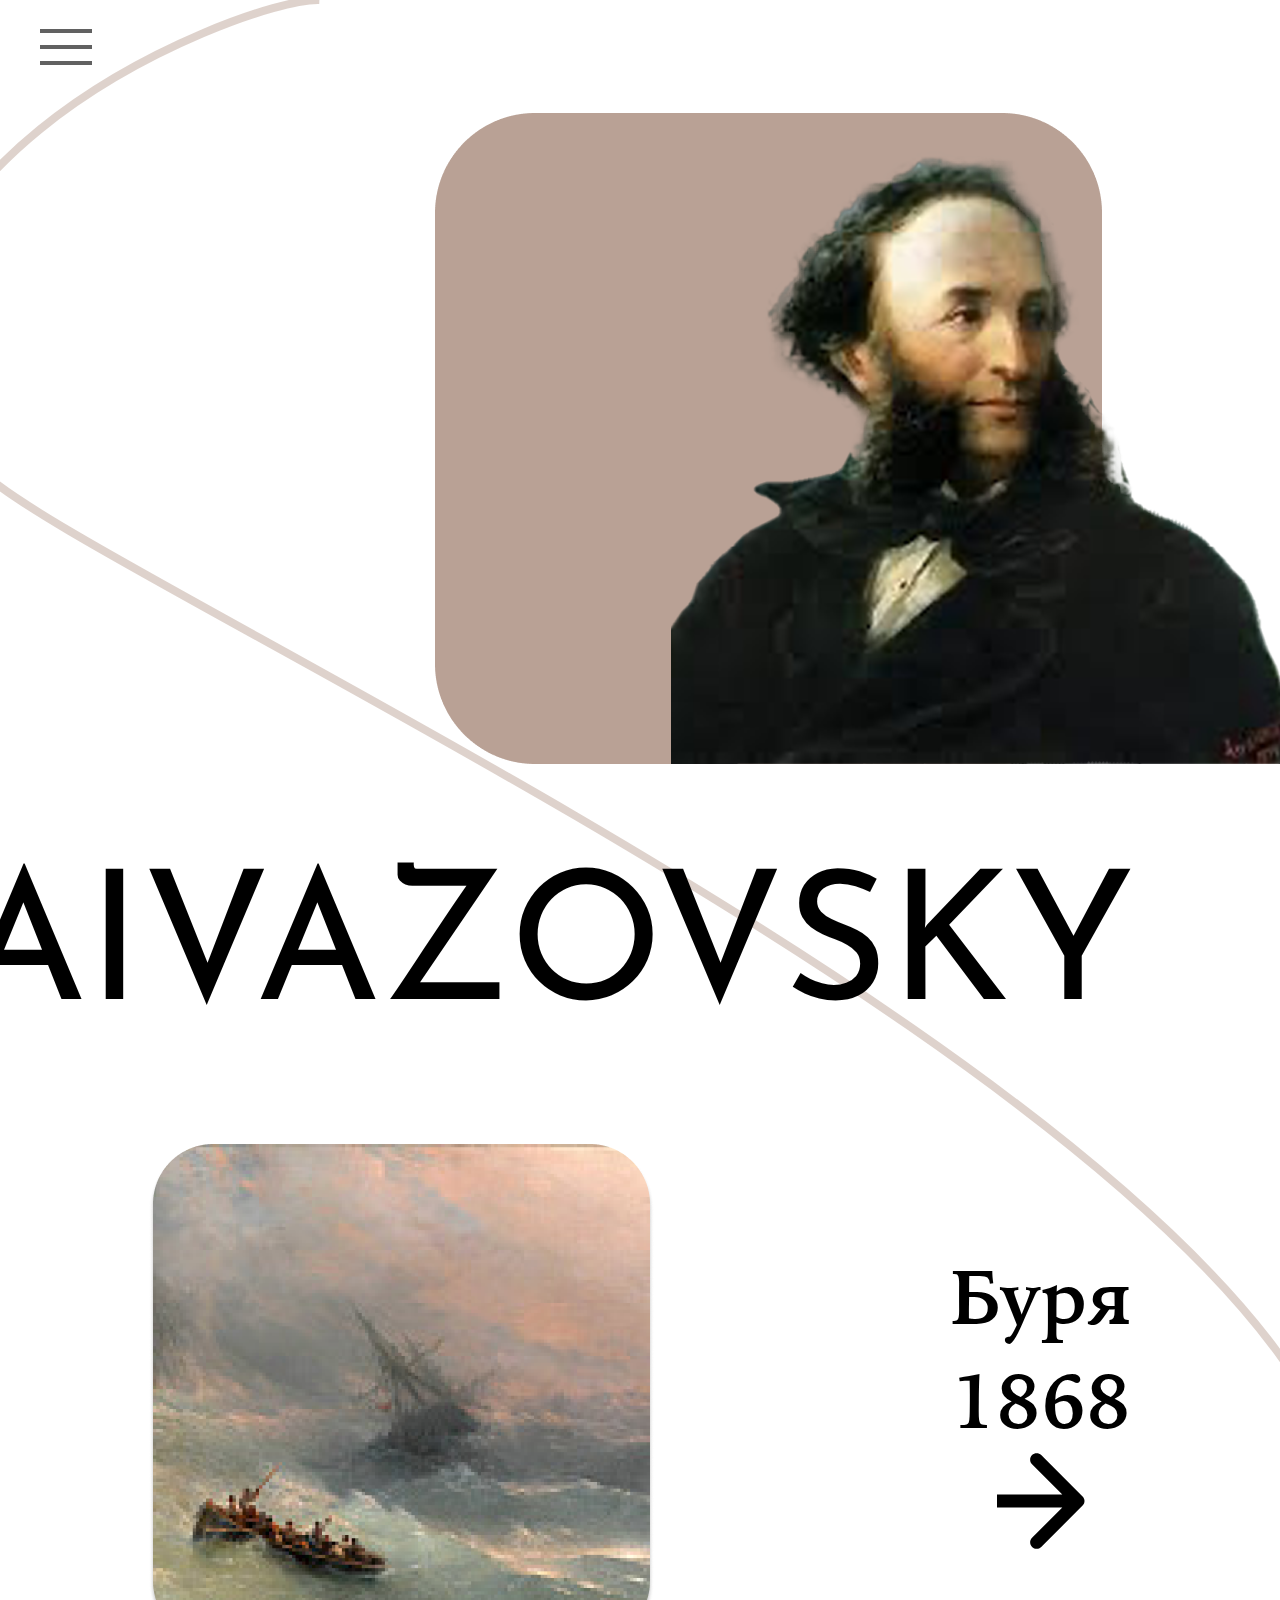
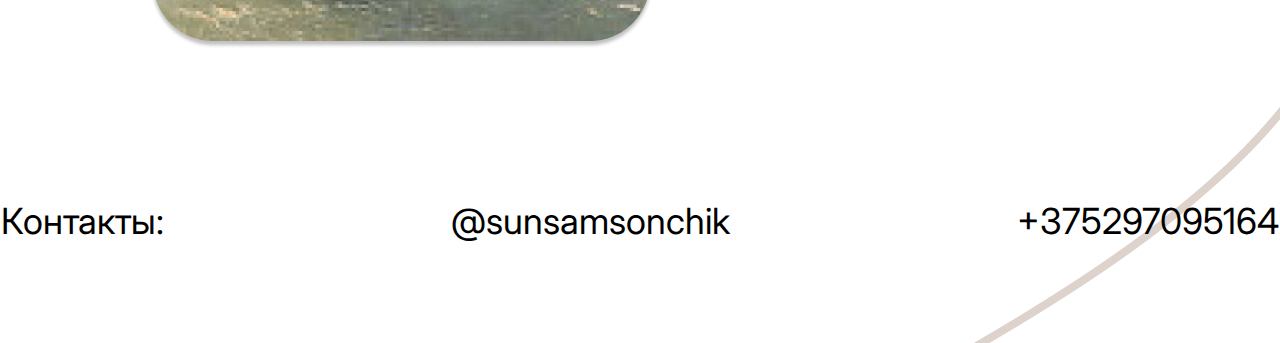
<file: minimalism-css/index.html>
<html lang="ru">
  <head>
    <meta charset="UTF-8" />
    <meta http-equiv="X-UA-Compatible" content="IE=edge" />
    <meta name="viewport" content="width=device-width, initial-scale=1.0" />
    <title>Document</title>

    <link rel="stylesheet" href="./css/css.css" />
    <link rel="stylesheet" href="./css/hamburger-css.css" />
    <link rel="preconnect" href="https://fonts.googleapis.com" />
    <link rel="preconnect" href="https://fonts.gstatic.com" crossorigin />
    <link
      href="https://fonts.googleapis.com/css2?family=Inter&family=Josefin+Sans:wght@300;400;500;600&display=swap"
      rel="stylesheet"
    />
  </head>
  <body>
    <div class="hamburger-menu">
      <input id="menu__toggle" type="checkbox" />
      <label class="menu__btn" for="menu__toggle">
        <span></span>
      </label>

      <ul class="menu__box">
        <li><a class="menu__item" href="./index.html">Главная</a></li>
        <li><a class="menu__item" href="./gallery.html">Картины</a></li>
        <li><a class="menu__item" href="./gallery-item.html">Статья</a></li>
      </ul>
    </div>
    <div class="welcome__img">
      <img src="./img/welcome-img.png" alt="" />
    </div>
    <div class="welcome__title">AIVAZOVSKY</div>
    <div class="container">
      <div class="welcome__main">
        <div class="welcome__picture">
          <img src="./img/welcome-pict.png" alt="" />
        </div>
        <a href="" class="welcome__link">
          <span
            >Буря<br />
            1868</span
          >
          <img src="./img/arrow-pict.svg" alt="" />
        </a>
      </div>
    </div>
    <footer class="footer">
      <div class="container">
        <div class="footer__main">
          <div class="footer__link">Контакты:</div>
          <a href="mailto:@sunsamsonchik" class="footer__link"
            >@sunsamsonchik</a
          >
          <a href="tel:" class="footer__link">+375297095164</a>
        </div>
      </div>
    </footer>
  </body>
</html>
</file>
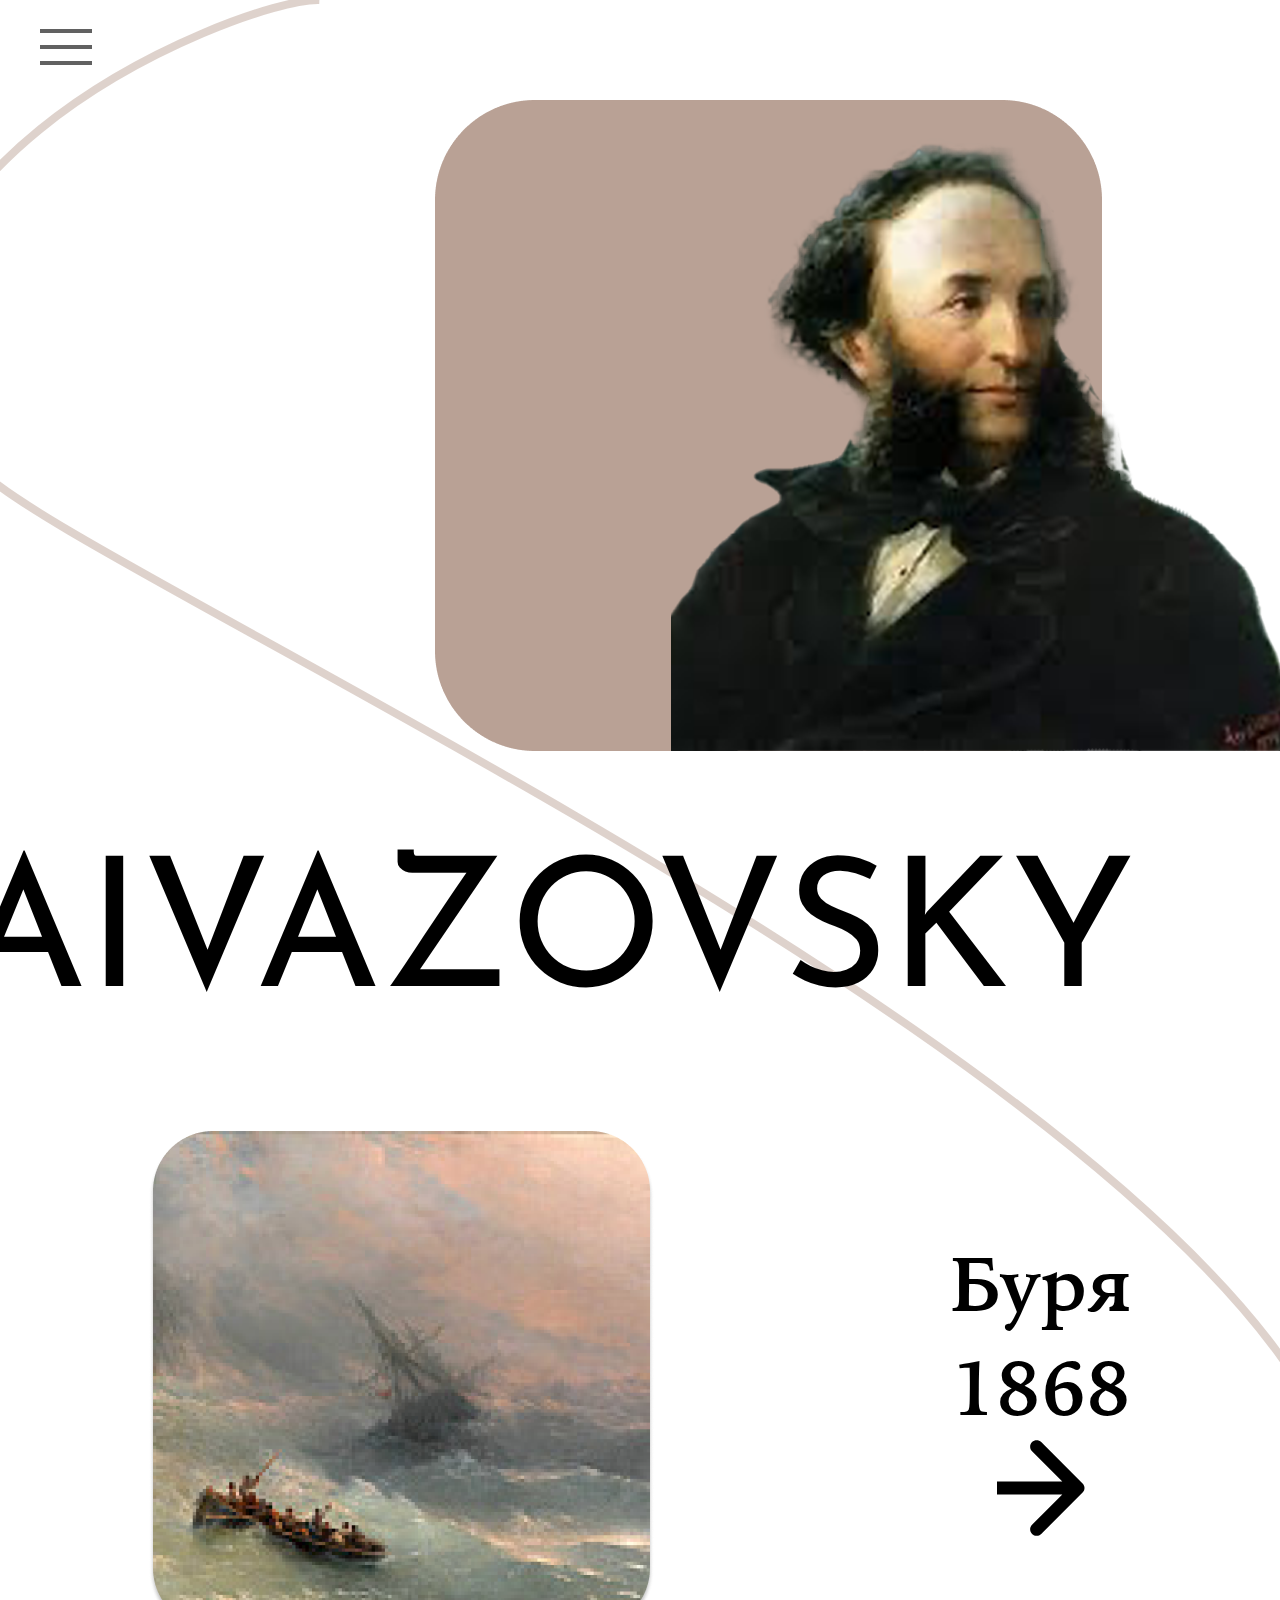
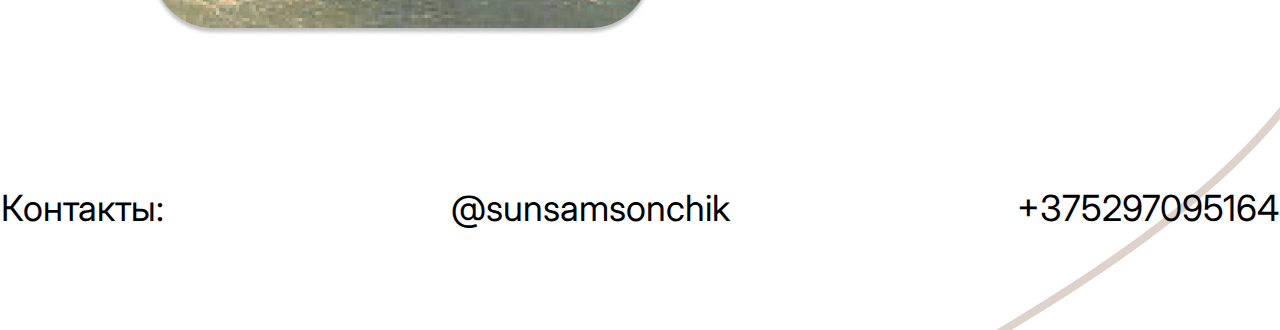
<file: minimalism-js/index.html>
<html lang="ru">
  <head>
    <meta charset="UTF-8" />
    <meta http-equiv="X-UA-Compatible" content="IE=edge" />
    <meta name="viewport" content="width=device-width, initial-scale=1.0" />
    <title>Document</title>

    <link rel="stylesheet" href="./css/css.css" />
    <link rel="stylesheet" href="./css/hamburger-js.css" />
    <link rel="preconnect" href="https://fonts.googleapis.com" />
    <link rel="preconnect" href="https://fonts.gstatic.com" crossorigin />
    <link
      href="https://fonts.googleapis.com/css2?family=Inter&family=Josefin+Sans:wght@300;400;500;600&display=swap"
      rel="stylesheet"
    />
  </head>
  <body>
    <div class="hamburger-menu">
      <label class="menu__btn">
        <span></span>
      </label>

      <ul class="menu__box">
        <li><a class="menu__item" href="./index.html">Главная</a></li>
        <li><a class="menu__item" href="./gallery.html">Картины</a></li>
        <li><a class="menu__item" href="./gallery-item.html">Статья</a></li>
      </ul>
    </div>
    <div class="welcome__img">
      <img src="./img/welcome-img.png" alt="" />
    </div>
    <div class="welcome__title">AIVAZOVSKY</div>
    <div class="container">
      <div class="welcome__main">
        <div class="welcome__picture">
          <img src="./img/welcome-pict.png" alt="" />
        </div>
        <a href="" class="welcome__link">
          <span
            >Буря<br />
            1868</span
          >
          <img src="./img/arrow-pict.svg" alt="" />
        </a>
      </div>
    </div>
    <footer class="footer">
      <div class="container">
        <div class="footer__main">
          <div class="footer__link">Контакты:</div>
          <a href="mailto:@sunsamsonchik" class="footer__link"
            >@sunsamsonchik</a
          >
          <a href="tel:" class="footer__link">+375297095164</a>
        </div>
      </div>
    </footer>
    <script src="./js/burger.js"></script>
  </body>
</html>
</file>
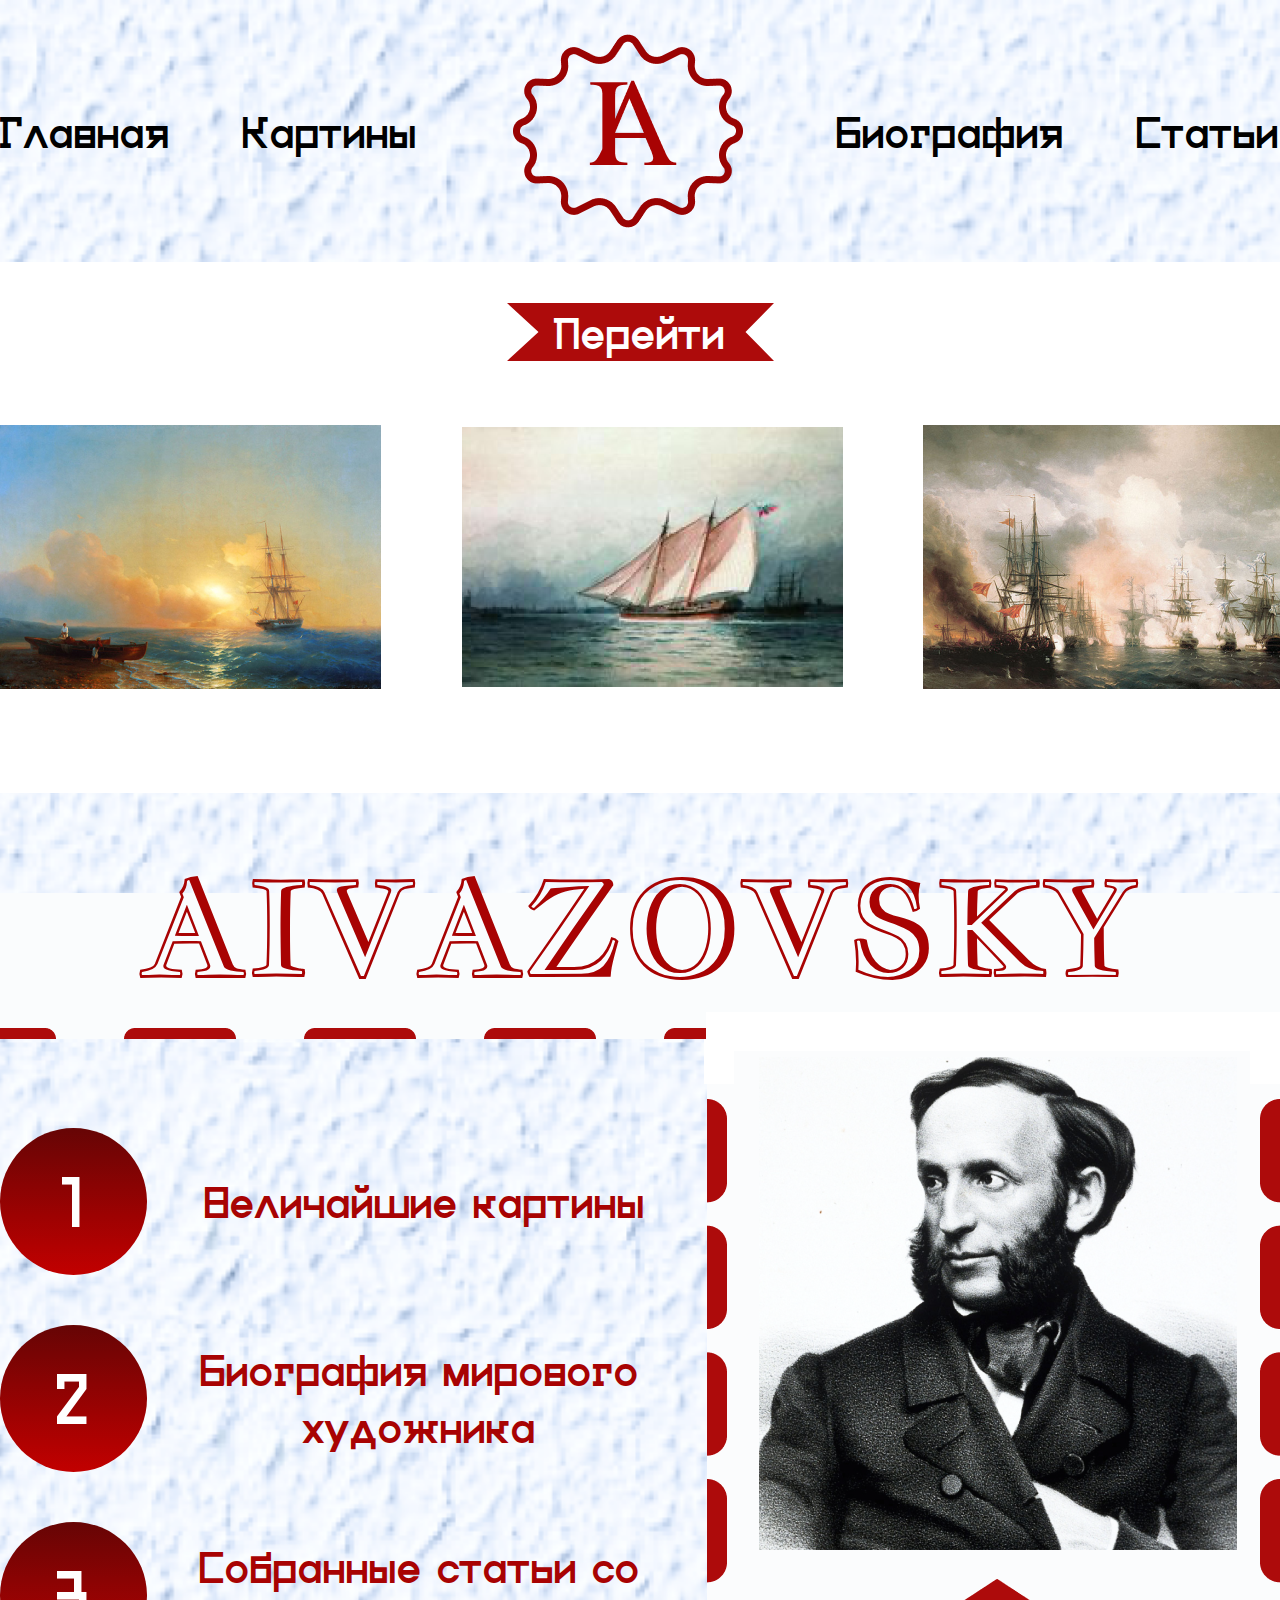
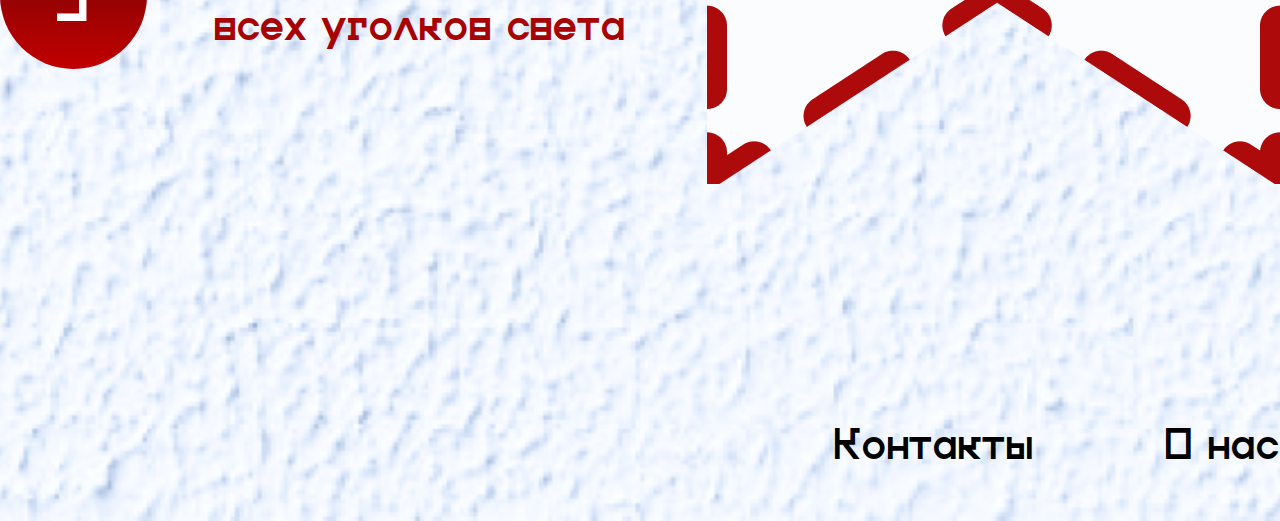
<file: retro/index.html>
<html lang="ru">
  <head>
    <meta charset="UTF-8" />
    <meta http-equiv="X-UA-Compatible" content="IE=edge" />
    <meta name="viewport" content="width=device-width, initial-scale=1.0" />
    <title>Aivazovsky</title>

    <link rel="stylesheet" href="./css/css.css" />
    <link rel="preconnect" href="https://fonts.googleapis.com" />
    <link rel="preconnect" href="https://fonts.gstatic.com" crossorigin />
    <link
      href="https://fonts.googleapis.com/css2?family=Jacques+Francois+Shadow&display=swap"
      rel="stylesheet"
    />
  </head>
  <body>
    <div class="container">
      <header class="header">
        <a href="./index.html" class="header__link">Главная</a>
        <a href="./gallery.html" class="header__link">Картины</a>
        <a href="./index.html" class="header__logo"
          ><img src="./img/header-logo.png" alt=""
        /></a>
        <a href="./bio.html" class="header__link">Биография</a>
        <a href="./gallery__item.html" class="header__link">Статьи</a>
      </header>
    </div>
    <div class="headgallery">
      <div class="container">
        <div class="headgallery__main">
          <a href="./gallery.html" class="headgallery__btn">Перейти</a>
          <div class="headgallery__list">
            <a href="./gallery__item.html" class="headgallery__item">
              <img src="./img/gallery-1.png" alt="" />
            </a>
            <a href="./gallery__item.html" class="headgallery__item">
              <img src="./img/gallery-2.png" alt="" />
            </a>
            <a href="./gallery__item.html" class="headgallery__item">
              <img src="./img/gallery-3.png" alt="" />
            </a>
          </div>
        </div>
      </div>
    </div>
    <div class="welcome">
      <div class="container">
        <div class="welcome__title">AIVAZOVSKY</div>
        <div class="welcome__main">
          <div class="welcome__list">
            <div class="welcome__item">
              <div class="welcome__number">1</div>
              <div class="welcome__name">Величайшие картины</div>
            </div>
            <div class="welcome__item">
              <div class="welcome__number">2</div>
              <div class="welcome__name">Биография мирового художника</div>
            </div>
            <div class="welcome__item">
              <div class="welcome__number">3</div>
              <div class="welcome__name">
                Собранные статьи со всех уголков света
              </div>
            </div>
          </div>
          <div class="welcome__photo">
            <img src="./img/welcome-img.png" alt="" />
          </div>
        </div>
      </div>
    </div>
    <div class="container">
      <footer class="footer">
        <a href="./index.html" class="footer__link">Контакты</a>
        <a href="./bio.html" class="footer__link">О нас</a>
      </footer>
    </div>
  </body>
</html>
</file>
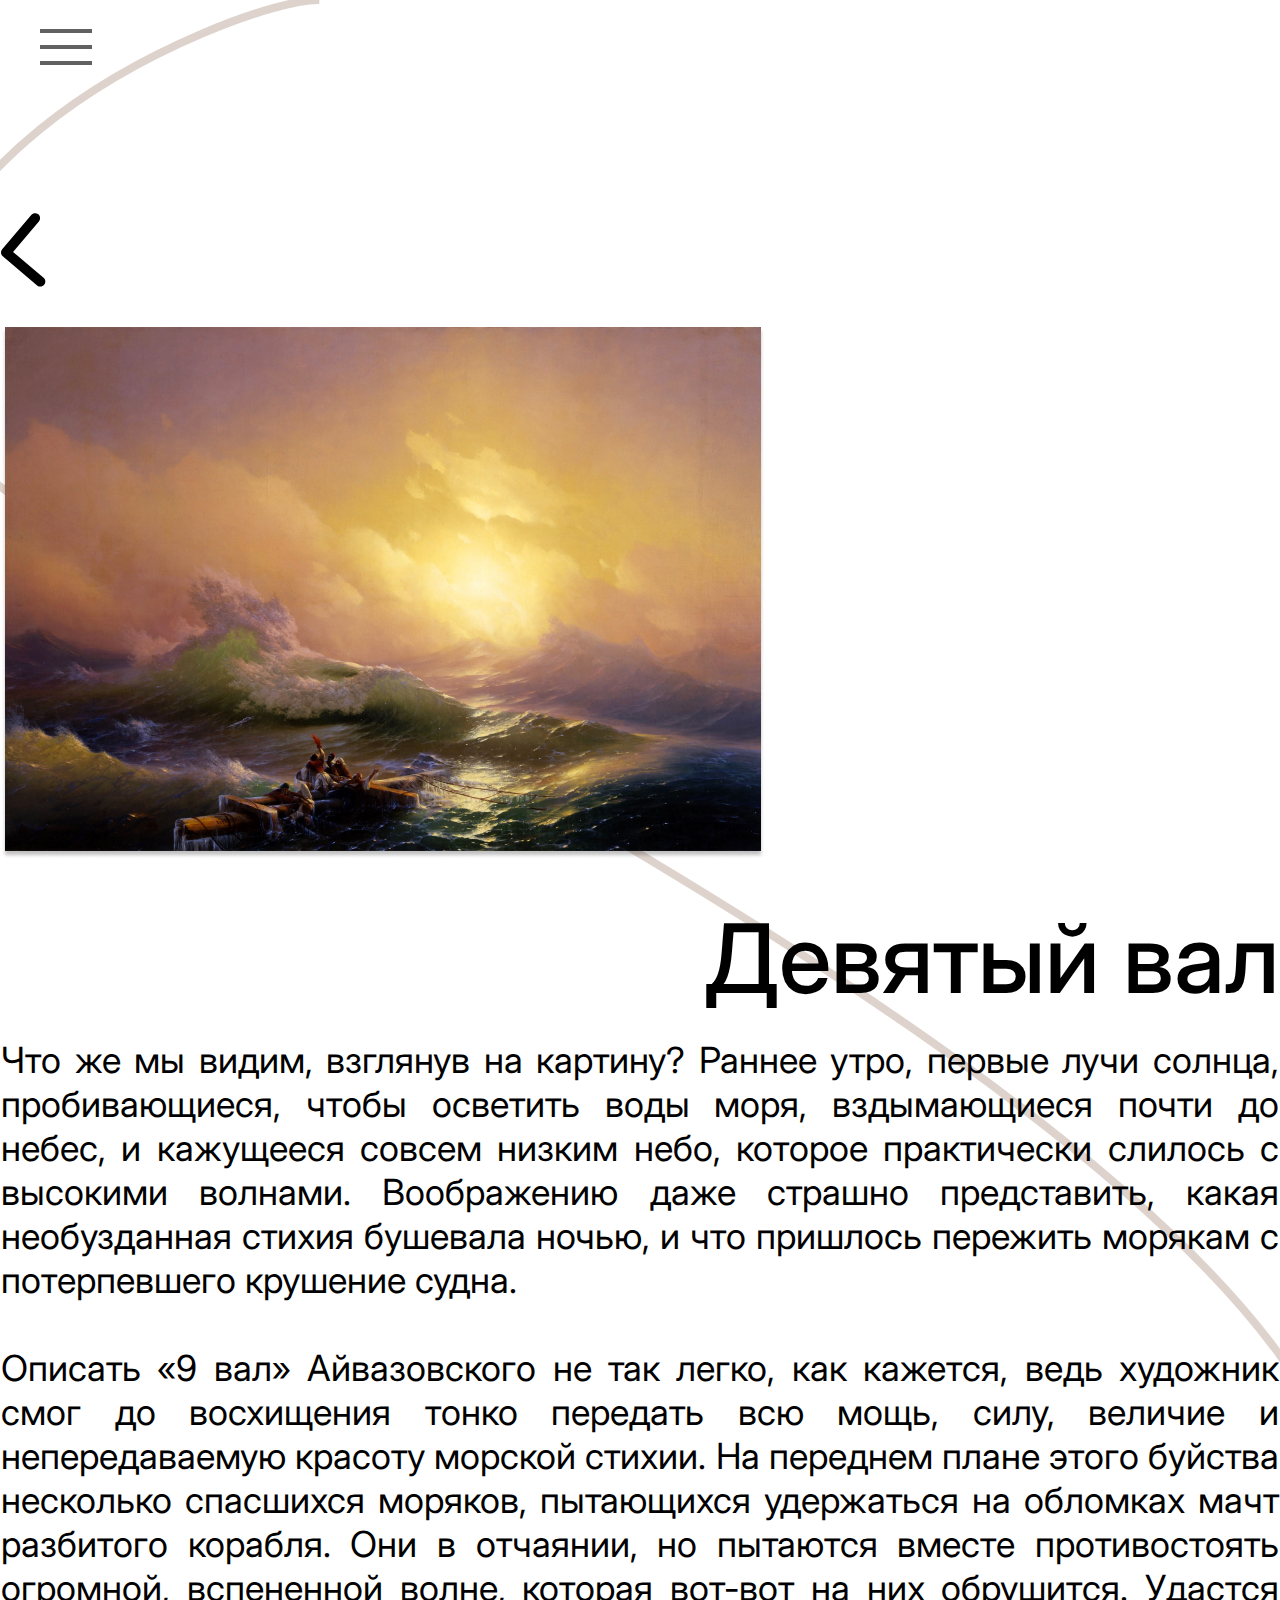
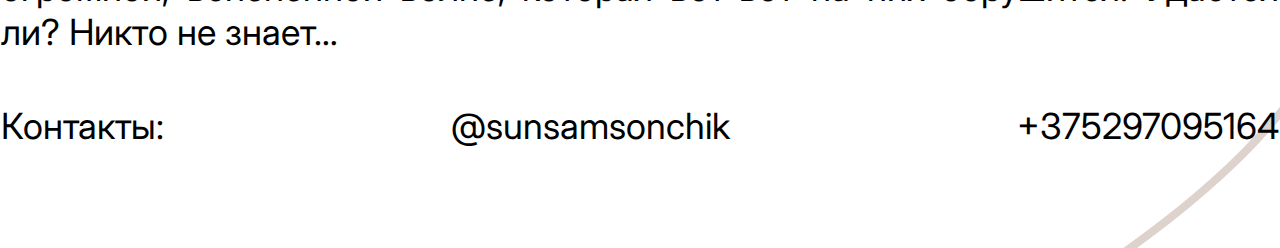
<file: minimalism-css/gallery-item.html>
<html lang="ru">
  <head>
    <meta charset="UTF-8" />
    <meta http-equiv="X-UA-Compatible" content="IE=edge" />
    <meta name="viewport" content="width=device-width, initial-scale=1.0" />
    <title>Document</title>

    <link rel="stylesheet" href="./css/css.css" />
    <link rel="stylesheet" href="./css/hamburger-css.css" />
    <link rel="preconnect" href="https://fonts.googleapis.com" />
    <link rel="preconnect" href="https://fonts.gstatic.com" crossorigin />
    <link
      href="https://fonts.googleapis.com/css2?family=Inter&family=Josefin+Sans:wght@300;400;500;600&display=swap"
      rel="stylesheet"
    />
  </head>
  <body>
    <div class="hamburger-menu">
      <input id="menu__toggle" type="checkbox" />
      <label class="menu__btn" for="menu__toggle">
        <span></span>
      </label>

      <ul class="menu__box">
        <li><a class="menu__item" href="./index.html">Главная</a></li>
        <li><a class="menu__item" href="./gallery.html">Картины</a></li>
        <li><a class="menu__item" href="./gallery-item.html">Статья</a></li>
      </ul>
    </div>
    <div class="container">
      <a href="./gallery.html" class="item__breadcrumbs">
        <img src="./img/arrow-left.svg" alt="" />
      </a>
      <div class="item__img">
        <img src="./img/item-img.png" alt="" />
      </div>
      <div class="item__img-title">Девятый вал</div>
      <div class="item__desc">
        <p class="item__p">
          Что же мы видим, взглянув на картину? Раннее утро, первые лучи солнца,
          пробивающиеся, чтобы осветить воды моря, вздымающиеся почти до небес,
          и кажущееся совсем низким небо, которое практически слилось с высокими
          волнами. Воображению даже страшно представить, какая необузданная
          стихия бушевала ночью, и что пришлось пережить морякам с потерпевшего
          крушение судна.<br /><br />
          Описать «9 вал» Айвазовского не так легко, как кажется, ведь художник
          смог до восхищения тонко передать всю мощь, силу, величие и
          непередаваемую красоту морской стихии. На переднем плане этого буйства
          несколько спасшихся моряков, пытающихся удержаться на обломках мачт
          разбитого корабля. Они в отчаянии, но пытаются вместе противостоять
          огромной, вспененной волне, которая вот-вот на них обрушится. Удастся
          ли? Никто не знает…
        </p>
      </div>
    </div>
    <footer class="footer">
      <div class="container">
        <div class="footer__main">
          <div class="footer__link">Контакты:</div>
          <a href="mailto:@sunsamsonchik" class="footer__link"
            >@sunsamsonchik</a
          >
          <a href="tel:" class="footer__link">+375297095164</a>
        </div>
      </div>
    </footer>
  </body>
</html>
</file>
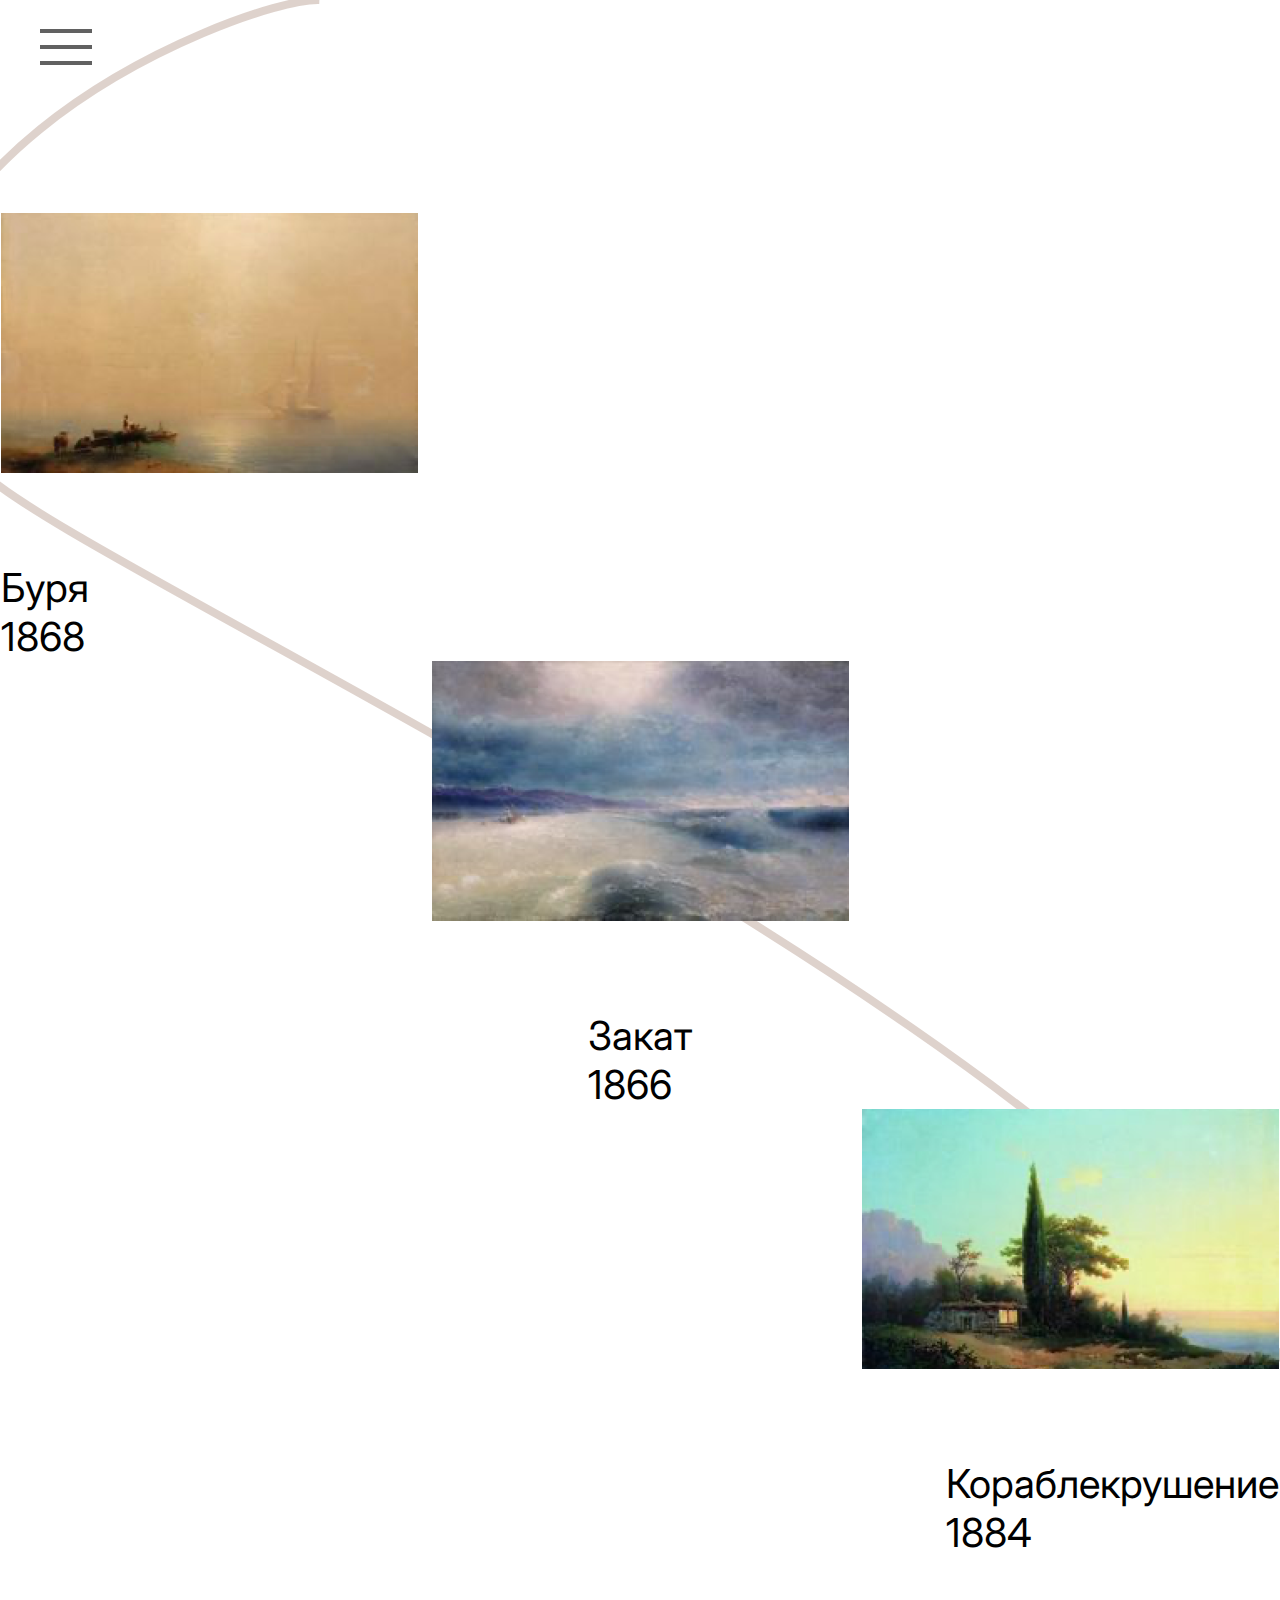
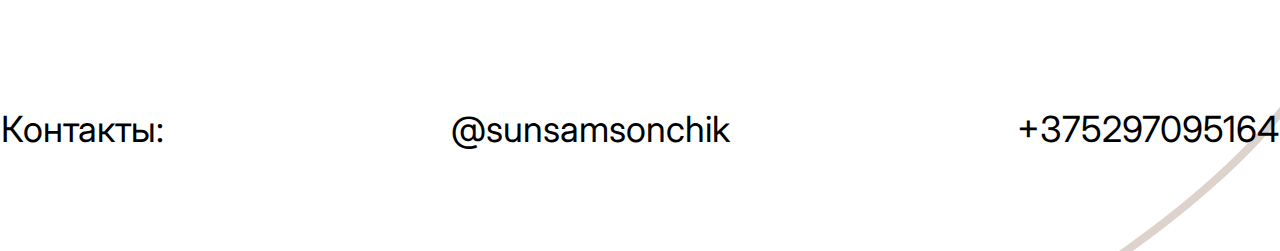
<file: minimalism-css/gallery.html>
<html lang="ru">
  <head>
    <meta charset="UTF-8" />
    <meta http-equiv="X-UA-Compatible" content="IE=edge" />
    <meta name="viewport" content="width=device-width, initial-scale=1.0" />
    <title>Document</title>

    <link rel="stylesheet" href="./css/css.css" />
    <link rel="stylesheet" href="./css/hamburger-css.css" />
    <link rel="preconnect" href="https://fonts.googleapis.com" />
    <link rel="preconnect" href="https://fonts.gstatic.com" crossorigin />
    <link
      href="https://fonts.googleapis.com/css2?family=Inter&family=Josefin+Sans:wght@300;400;500;600&display=swap"
      rel="stylesheet"
    />
  </head>
  <body>
    <div class="hamburger-menu">
      <input id="menu__toggle" type="checkbox" />
      <label class="menu__btn" for="menu__toggle">
        <span></span>
      </label>

      <ul class="menu__box">
        <li><a class="menu__item" href="./index.html">Главная</a></li>
        <li><a class="menu__item" href="./gallery.html">Картины</a></li>
        <li><a class="menu__item" href="./gallery-item.html">Статья</a></li>
      </ul>
    </div>
    <div class="container">
      <div class="gallery">
        <a href="./gallery-item.html" class="gallery__item flex-left">
          <img src="./img/g-1.png" alt="" />
          <div class="gallery__name">
            Буря<br />
            1868
          </div>
        </a>
        <a href="./gallery-item.html" class="gallery__item">
          <img src="./img/g-2.png" alt="" />
          <div class="gallery__name">
            Закат<br />
            1866
          </div>
        </a>
        <a href="./gallery-item.html" class="gallery__item flex-right">
          <img src="./img/g-3.png" alt="" />
          <div class="gallery__name">
            Кораблекрушение<br />
            1884
          </div>
        </a>
      </div>
    </div>
    <footer class="footer">
      <div class="container">
        <div class="footer__main">
          <div class="footer__link">Контакты:</div>
          <a href="mailto:@sunsamsonchik" class="footer__link"
            >@sunsamsonchik</a
          >
          <a href="tel:" class="footer__link">+375297095164</a>
        </div>
      </div>
    </footer>
  </body>
</html>
</file>
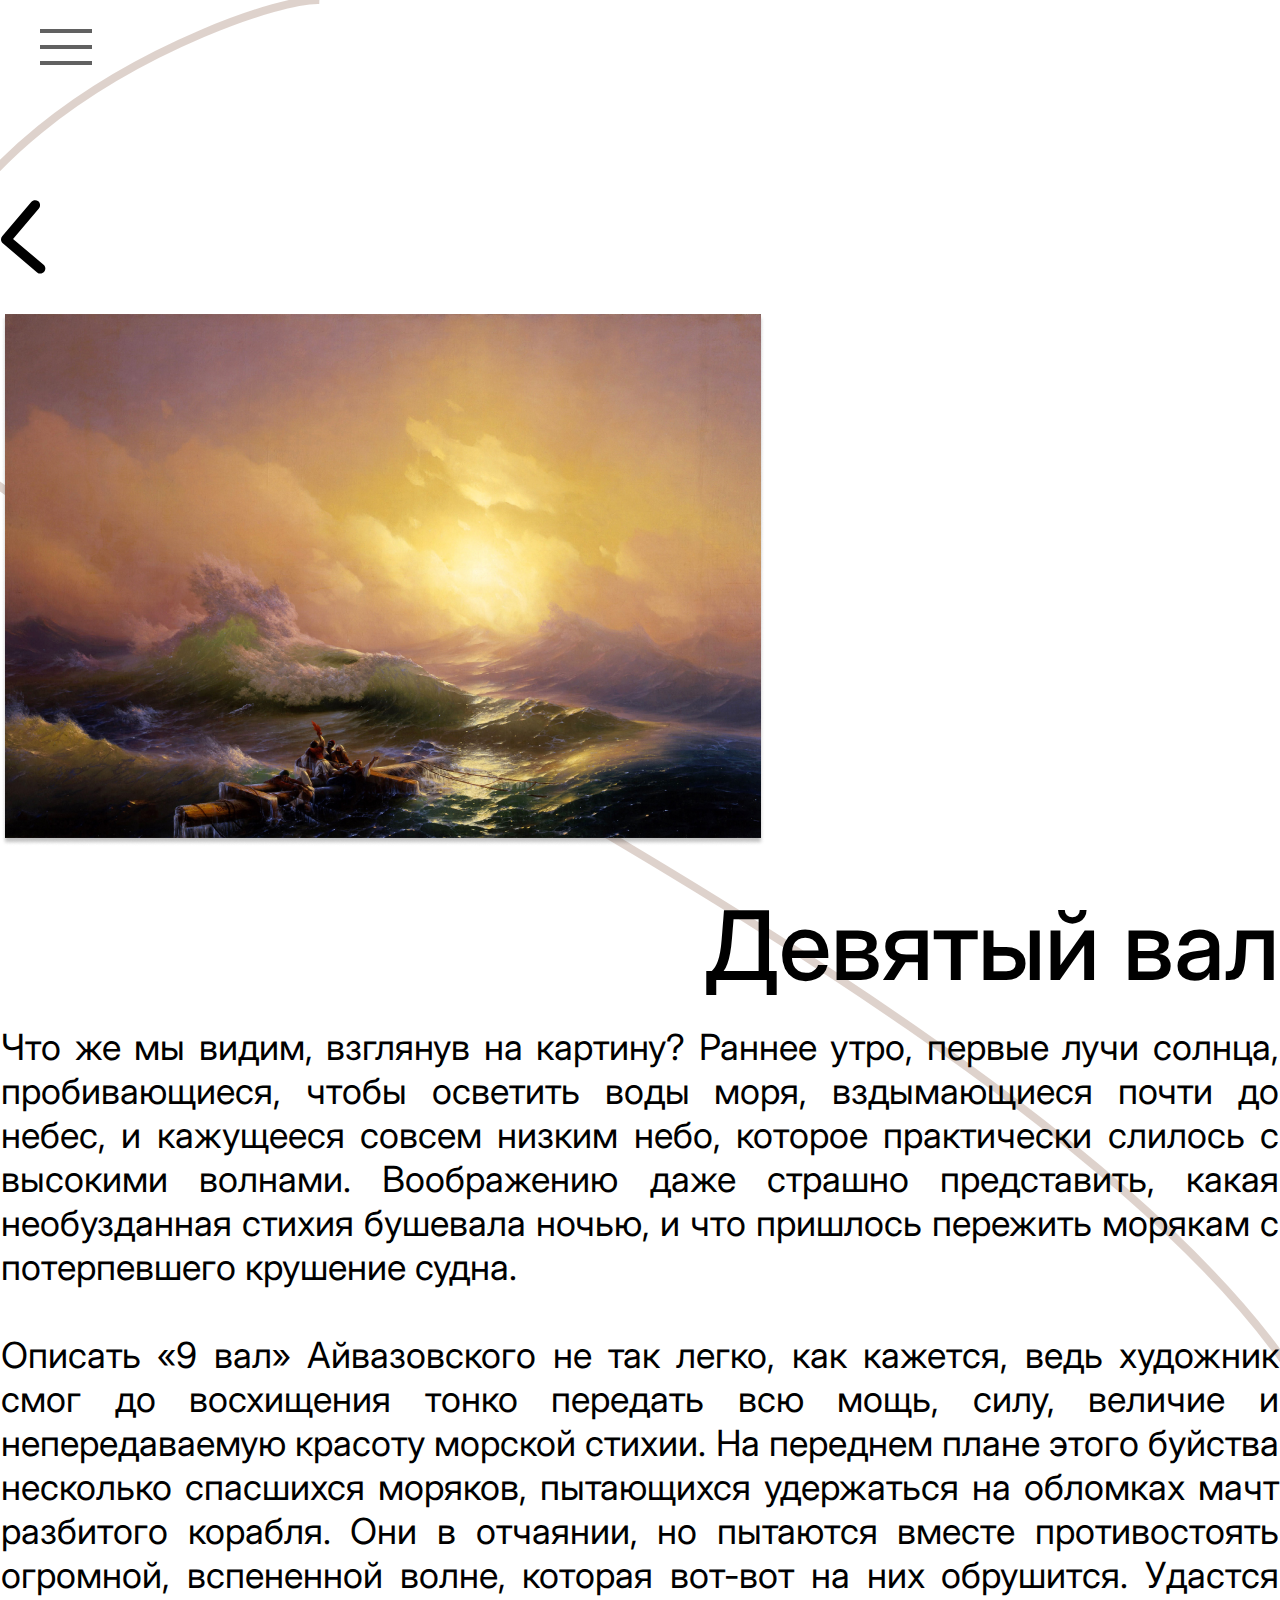
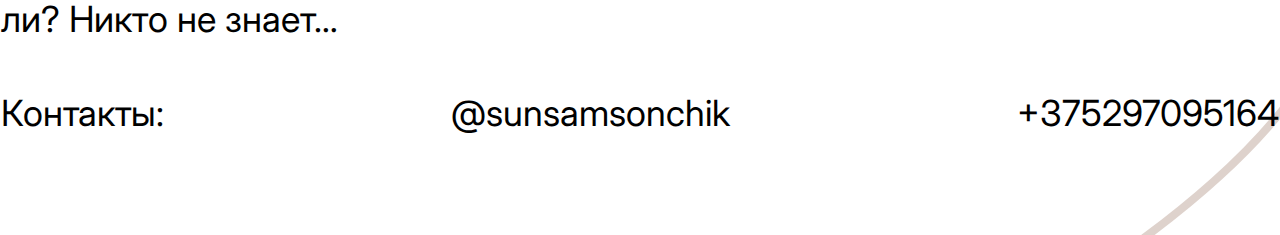
<file: minimalism-js/gallery-item.html>
<html lang="ru">
  <head>
    <meta charset="UTF-8" />
    <meta http-equiv="X-UA-Compatible" content="IE=edge" />
    <meta name="viewport" content="width=device-width, initial-scale=1.0" />
    <title>Document</title>

    <link rel="stylesheet" href="./css/css.css" />
    <link rel="stylesheet" href="./css/hamburger-js.css" />
    <link rel="preconnect" href="https://fonts.googleapis.com" />
    <link rel="preconnect" href="https://fonts.gstatic.com" crossorigin />
    <link
      href="https://fonts.googleapis.com/css2?family=Inter&family=Josefin+Sans:wght@300;400;500;600&display=swap"
      rel="stylesheet"
    />
  </head>
  <body>
    <div class="hamburger-menu">
      <label class="menu__btn">
        <span></span>
      </label>

      <ul class="menu__box">
        <li><a class="menu__item" href="./index.html">Главная</a></li>
        <li><a class="menu__item" href="./gallery.html">Картины</a></li>
        <li><a class="menu__item" href="./gallery-item.html">Статья</a></li>
      </ul>
    </div>
    <div class="container">
      <a href="./gallery.html" class="item__breadcrumbs">
        <img src="./img/arrow-left.svg" alt="" />
      </a>
      <div class="item__img">
        <img src="./img/item-img.png" alt="" />
      </div>
      <div class="item__img-title">Девятый вал</div>
      <div class="item__desc">
        <p class="item__p">
          Что же мы видим, взглянув на картину? Раннее утро, первые лучи солнца,
          пробивающиеся, чтобы осветить воды моря, вздымающиеся почти до небес,
          и кажущееся совсем низким небо, которое практически слилось с высокими
          волнами. Воображению даже страшно представить, какая необузданная
          стихия бушевала ночью, и что пришлось пережить морякам с потерпевшего
          крушение судна.<br /><br />
          Описать «9 вал» Айвазовского не так легко, как кажется, ведь художник
          смог до восхищения тонко передать всю мощь, силу, величие и
          непередаваемую красоту морской стихии. На переднем плане этого буйства
          несколько спасшихся моряков, пытающихся удержаться на обломках мачт
          разбитого корабля. Они в отчаянии, но пытаются вместе противостоять
          огромной, вспененной волне, которая вот-вот на них обрушится. Удастся
          ли? Никто не знает…
        </p>
      </div>
    </div>
    <footer class="footer">
      <div class="container">
        <div class="footer__main">
          <div class="footer__link">Контакты:</div>
          <a href="mailto:@sunsamsonchik" class="footer__link"
            >@sunsamsonchik</a
          >
          <a href="tel:" class="footer__link">+375297095164</a>
        </div>
      </div>
    </footer>
    <script src="./js/burger.js"></script>
  </body>
</html>
</file>
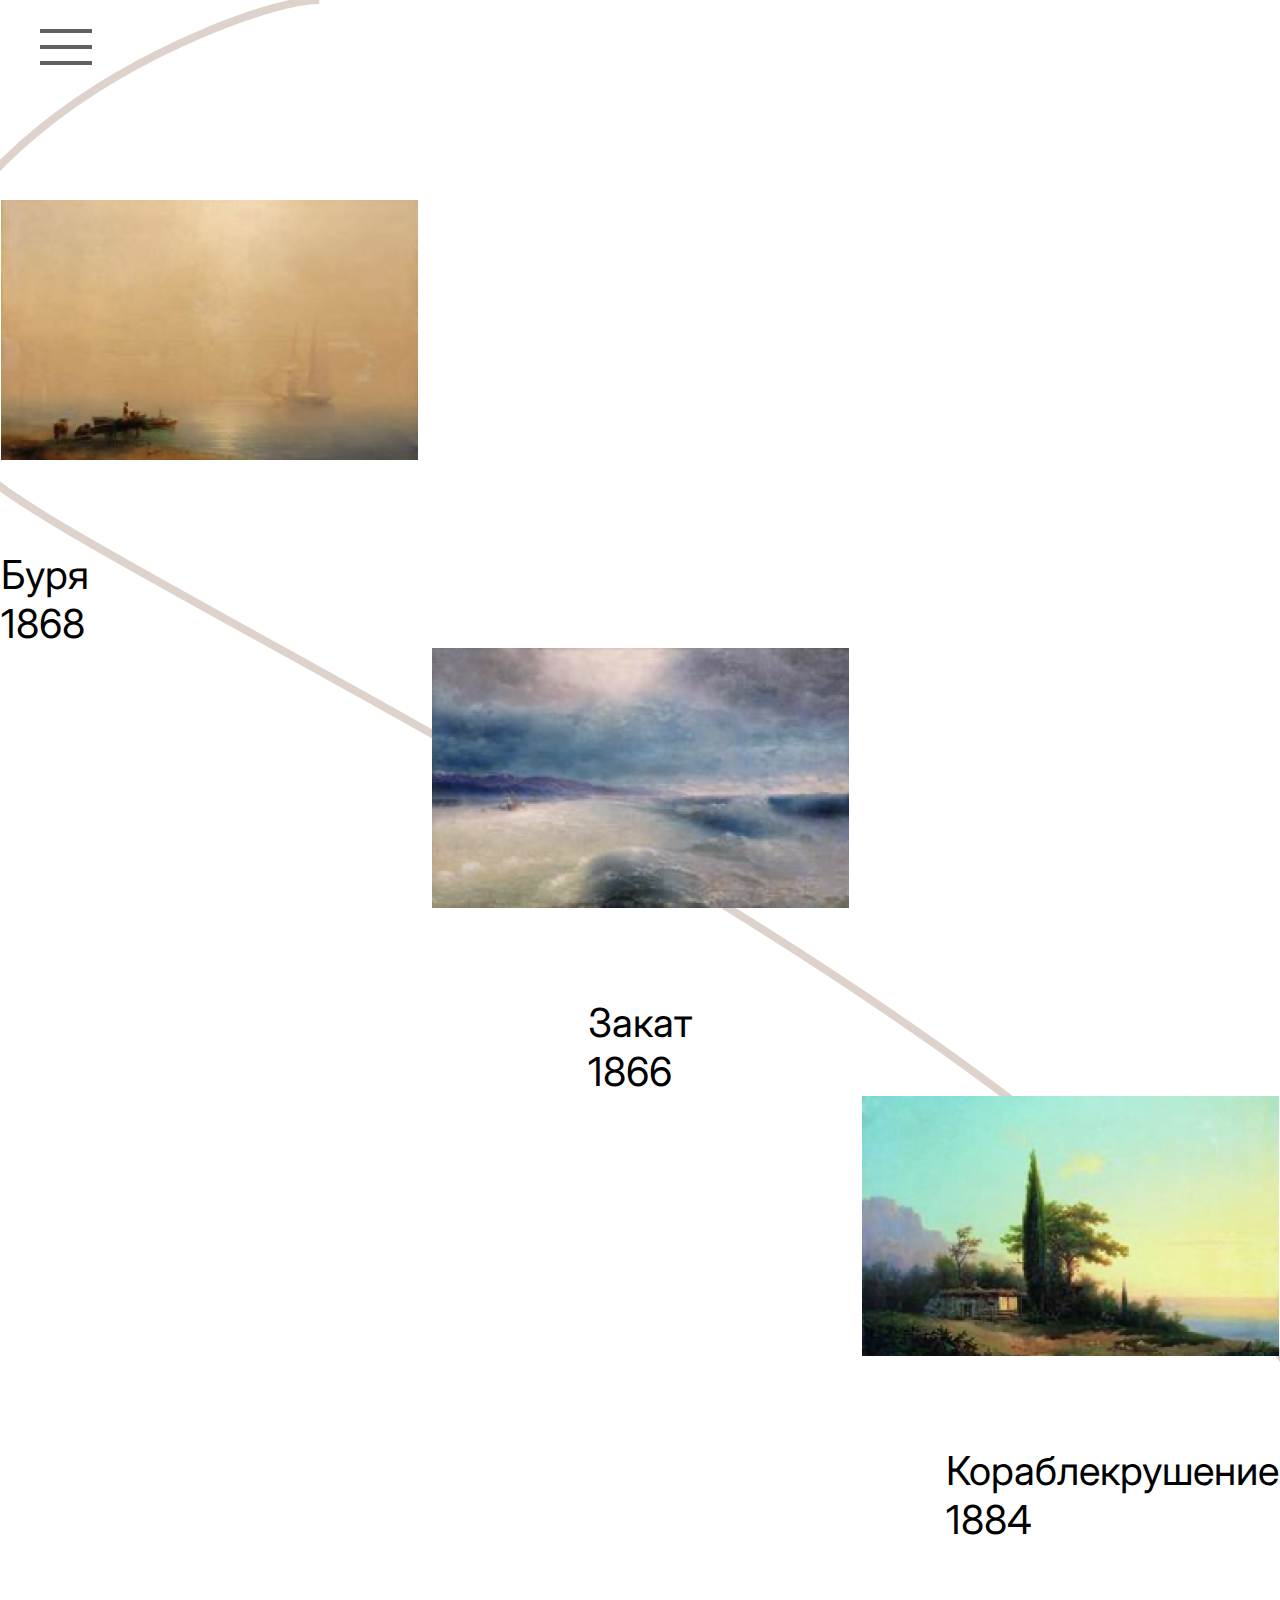
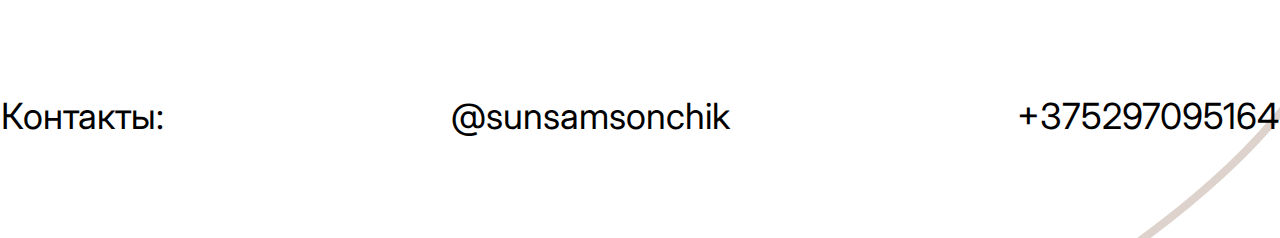
<file: minimalism-js/gallery.html>
<html lang="ru">
  <head>
    <meta charset="UTF-8" />
    <meta http-equiv="X-UA-Compatible" content="IE=edge" />
    <meta name="viewport" content="width=device-width, initial-scale=1.0" />
    <title>Document</title>

    <link rel="stylesheet" href="./css/css.css" />
    <link rel="stylesheet" href="./css/hamburger-js.css" />
    <link rel="preconnect" href="https://fonts.googleapis.com" />
    <link rel="preconnect" href="https://fonts.gstatic.com" crossorigin />
    <link
      href="https://fonts.googleapis.com/css2?family=Inter&family=Josefin+Sans:wght@300;400;500;600&display=swap"
      rel="stylesheet"
    />
  </head>
  <body>
    <div class="hamburger-menu">
      <label class="menu__btn">
        <span></span>
      </label>

      <ul class="menu__box">
        <li><a class="menu__item" href="./index.html">Главная</a></li>
        <li><a class="menu__item" href="./gallery.html">Картины</a></li>
        <li><a class="menu__item" href="./gallery-item.html">Статья</a></li>
      </ul>
    </div>
    <div class="container">
      <div class="gallery">
        <a href="./gallery-item.html" class="gallery__item flex-left">
          <img src="./img/g-1.png" alt="" />
          <div class="gallery__name">
            Буря<br />
            1868
          </div>
        </a>
        <a href="./gallery-item.html" class="gallery__item">
          <img src="./img/g-2.png" alt="" />
          <div class="gallery__name">
            Закат<br />
            1866
          </div>
        </a>
        <a href="./gallery-item.html" class="gallery__item flex-right">
          <img src="./img/g-3.png" alt="" />
          <div class="gallery__name">
            Кораблекрушение<br />
            1884
          </div>
        </a>
      </div>
    </div>
    <footer class="footer">
      <div class="container">
        <div class="footer__main">
          <div class="footer__link">Контакты:</div>
          <a href="mailto:@sunsamsonchik" class="footer__link"
            >@sunsamsonchik</a
          >
          <a href="tel:" class="footer__link">+375297095164</a>
        </div>
      </div>
    </footer>
    <script src="./js/burger.js"></script>
  </body>
</html>
</file>
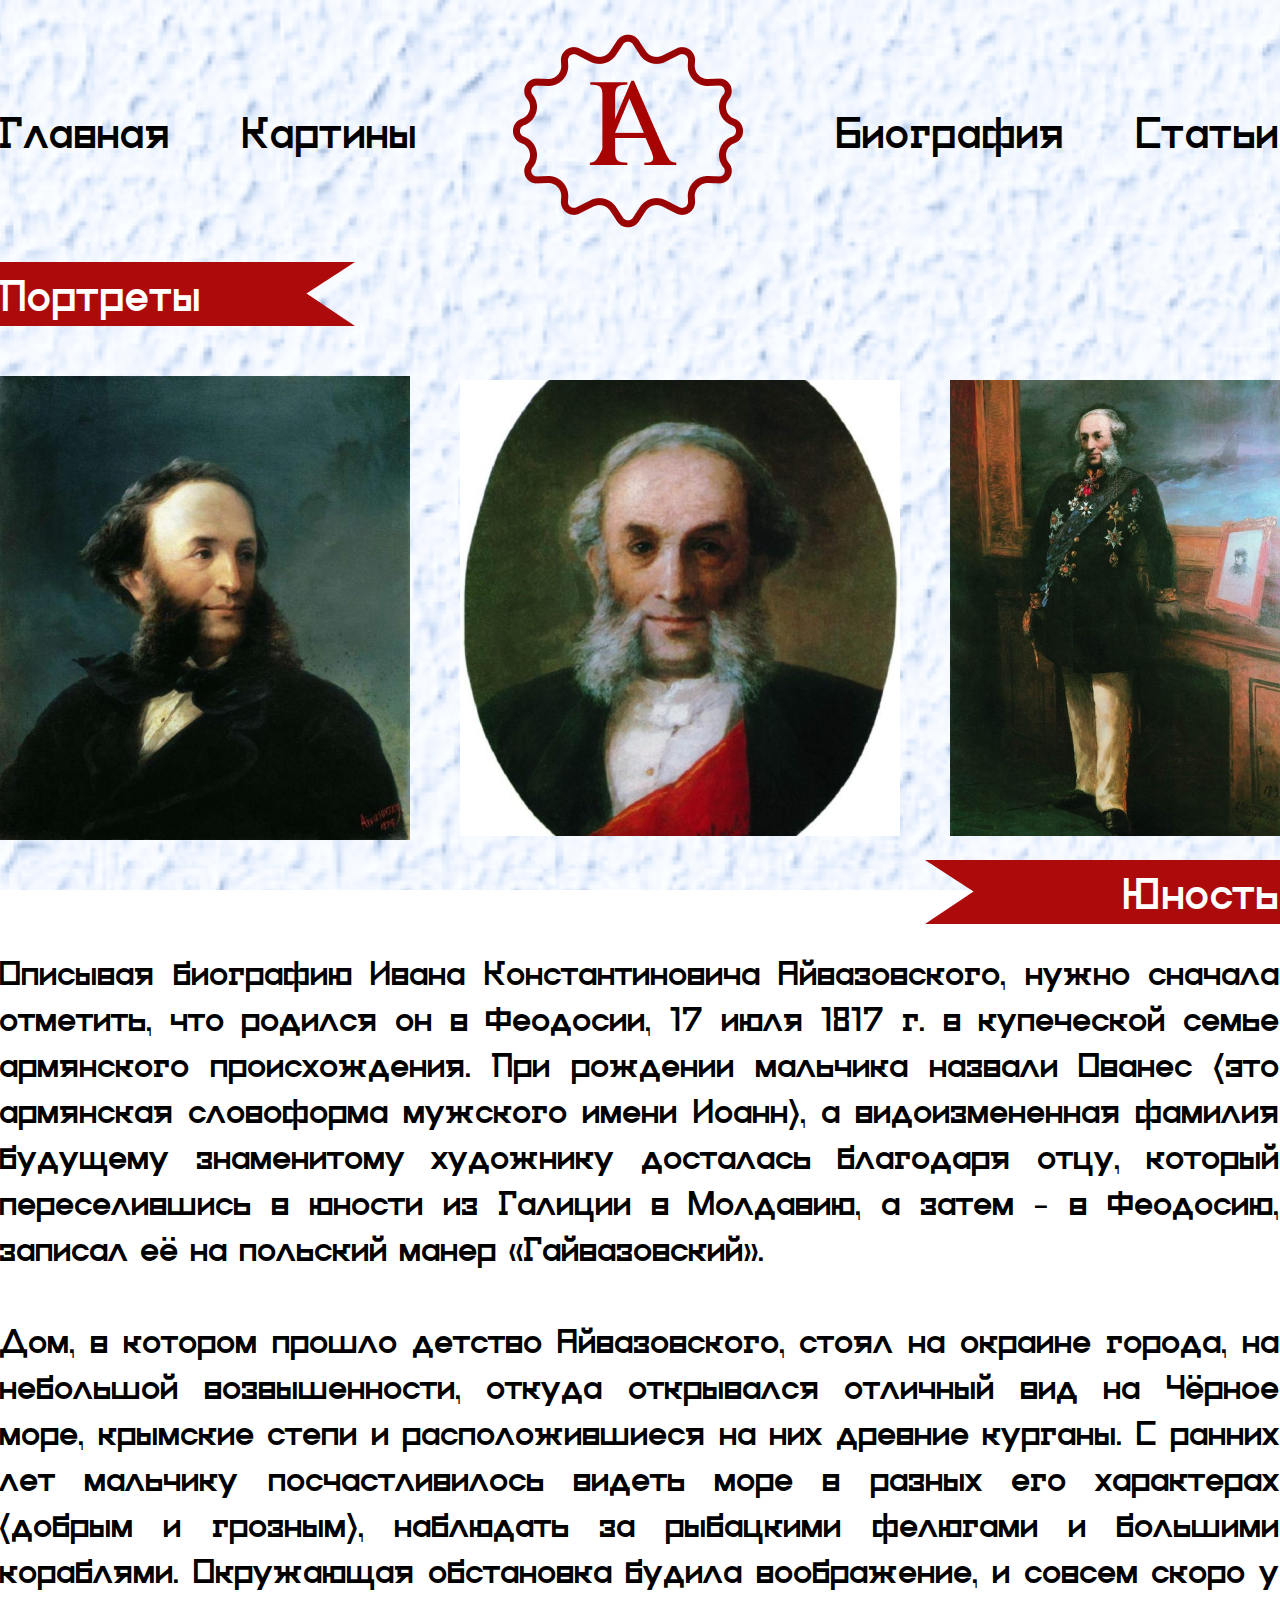
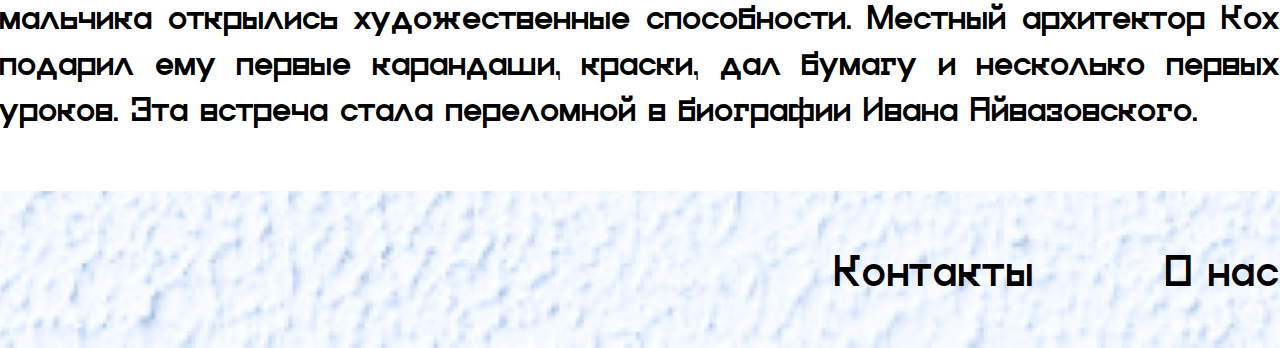
<file: retro/bio.html>
<html lang="ru">
  <head>
    <meta charset="UTF-8" />
    <meta http-equiv="X-UA-Compatible" content="IE=edge" />
    <meta name="viewport" content="width=device-width, initial-scale=1.0" />
    <title>Aivazovsky</title>

    <link rel="stylesheet" href="./css/css.css" />
    <link rel="preconnect" href="https://fonts.googleapis.com" />
    <link rel="preconnect" href="https://fonts.gstatic.com" crossorigin />
    <link
      href="https://fonts.googleapis.com/css2?family=Jacques+Francois+Shadow&display=swap"
      rel="stylesheet"
    />
  </head>
  <body>
    <div class="container">
      <header class="header">
        <a href="./index.html" class="header__link">Главная</a>
        <a href="./gallery.html" class="header__link">Картины</a>
        <a href="./index.html" class="header__logo"
          ><img src="./img/header-logo.png" alt=""
        /></a>
        <a href="./bio.html" class="header__link">Биография</a>
        <a href="./gallery__item.html" class="header__link">Статьи</a>
      </header>
    </div>
    <div class="bio-gallery">
      <div class="container">
        <div class="bio-titile bio-title__left">Портреты</div>
        <div class="bio__gallery-list">
          <img src="./img/bio-1.png" alt="" />
          <img src="./img/bio-2.png" alt="" />
          <img src="./img/bio-3.png" alt="" />
        </div>
      </div>
    </div>
    <div class="bio__txt">
      <div class="container">
        <div class="bio__main">
          <div class="bio-title__right">Юность</div>
          <div class="bio-p">
            Описывая биографию Ивана Константиновича Айвазовского, нужно сначала
            отметить, что родился он в Феодосии, 17 июля 1817 г. в купеческой
            семье армянского происхождения. При рождении мальчика назвали Ованес
            (это армянская словоформа мужского имени Иоанн), а видоизмененная
            фамилия будущему знаменитому художнику досталась благодаря отцу,
            который переселившись в юности из Галиции в Молдавию, а затем – в
            Феодосию, записал её на польский манер «Гайвазовский». <br /><br />
            Дом, в котором прошло детство Айвазовского, стоял на окраине города,
            на небольшой возвышенности, откуда открывался отличный вид на Чёрное
            море, крымские степи и расположившиеся на них древние курганы. С
            ранних лет мальчику посчастливилось видеть море в разных его
            характерах (добрым и грозным), наблюдать за рыбацкими фелюгами и
            большими кораблями. Окружающая обстановка будила воображение, и
            совсем скоро у мальчика открылись художественные способности.
            Местный архитектор Кох подарил ему первые карандаши, краски, дал
            бумагу и несколько первых уроков. Эта встреча стала переломной в
            биографии Ивана Айвазовского.
          </div>
        </div>
      </div>
    </div>
    <div class="container">
      <footer class="footer">
        <a href="" class="footer__link">Контакты</a>
        <a href="" class="footer__link">О нас</a>
      </footer>
    </div>
  </body>
</html>
</file>
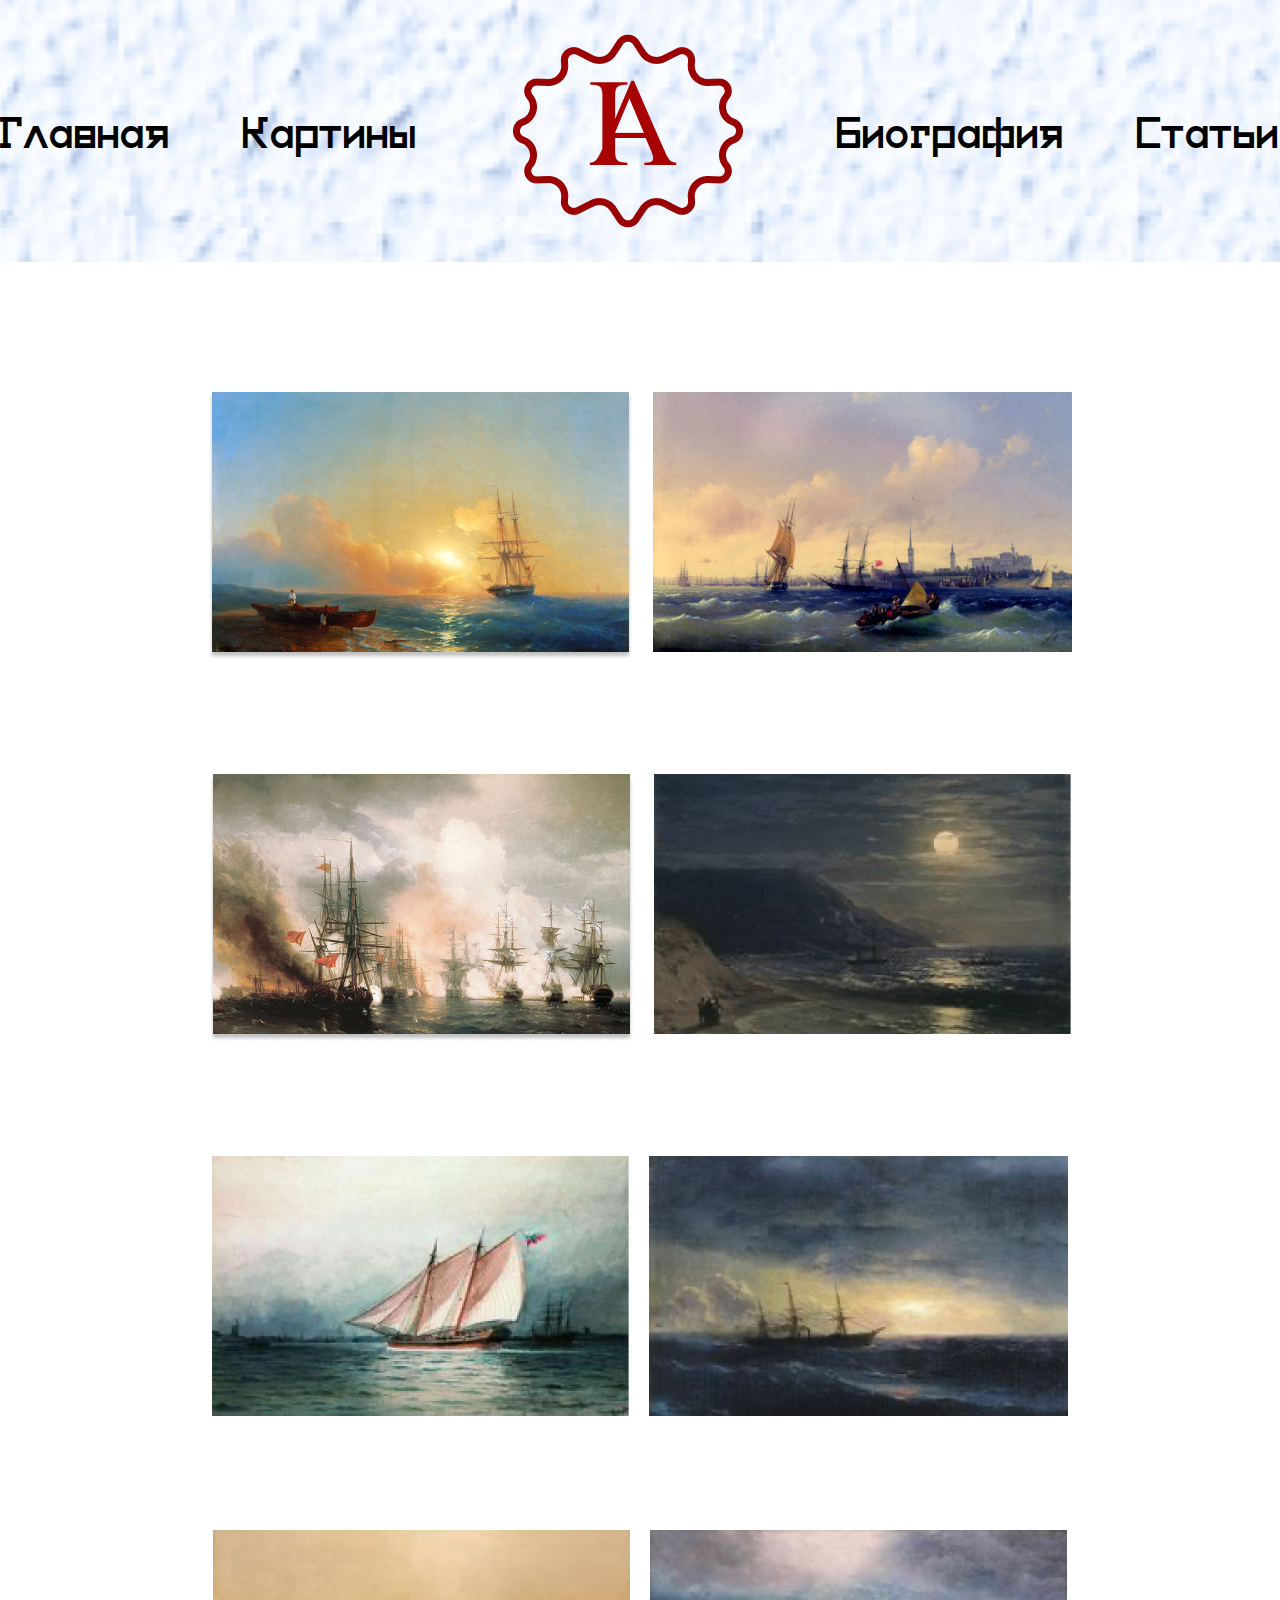
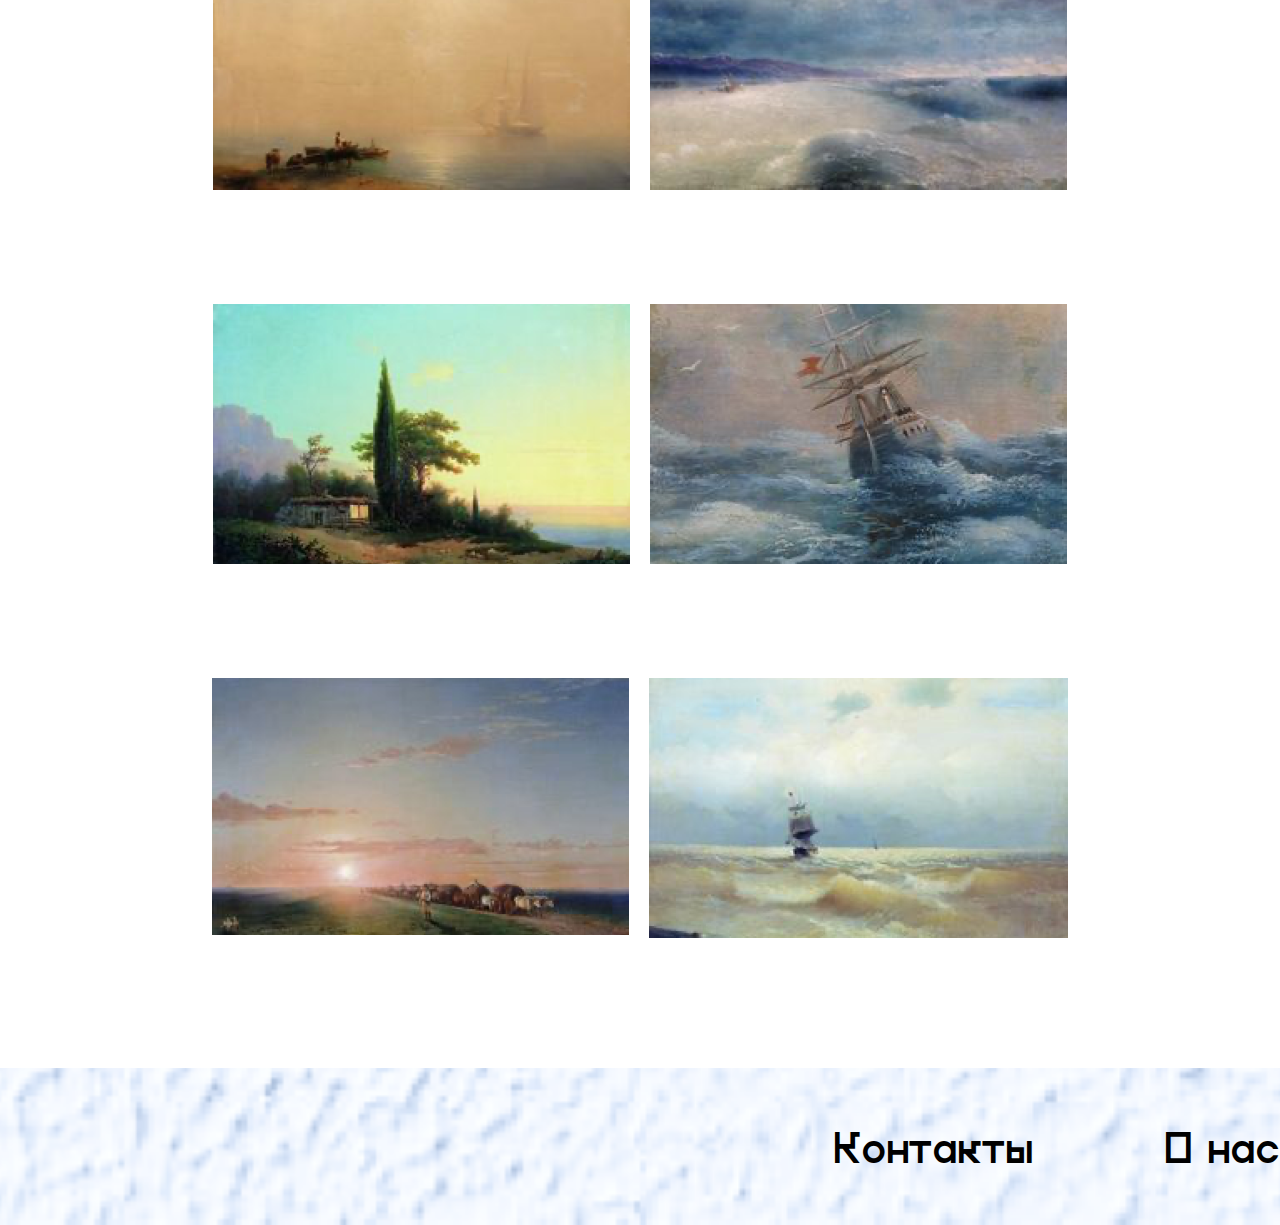
<file: retro/gallery.html>
<html lang="ru">
  <head>
    <meta charset="UTF-8" />
    <meta http-equiv="X-UA-Compatible" content="IE=edge" />
    <meta name="viewport" content="width=device-width, initial-scale=1.0" />
    <title>Aivazovsky</title>

    <link rel="stylesheet" href="./css/css.css" />
    <link rel="preconnect" href="https://fonts.googleapis.com" />
    <link rel="preconnect" href="https://fonts.gstatic.com" crossorigin />
    <link
      href="https://fonts.googleapis.com/css2?family=Jacques+Francois+Shadow&display=swap"
      rel="stylesheet"
    />
  </head>
  <body>
    <div class="container">
      <header class="header">
        <a href="./index.html" class="header__link">Главная</a>
        <a href="./gallery.html" class="header__link">Картины</a>
        <a href="./index.html" class="header__logo"
          ><img src="./img/header-logo.png" alt=""
        /></a>
        <a href="./bio.html" class="header__link">Биография</a>
        <a href="./gallery__item.html" class="header__link">Статьи</a>
      </header>
    </div>
    <div class="gallery">
      <div class="container">
        <div class="gallery__list">
          <a href="./gallery__item.html" class="gallery_item">
            <img src="./img/g-1.png" alt="" />
          </a>
          <a href="./gallery__item.html" class="gallery_item">
            <img src="./img/g-2.png" alt="" />
          </a>
          <a href="./gallery__item.html" class="gallery_item">
            <img src="./img/g-3.png" alt="" />
          </a>
          <a href="./gallery__item.html" class="gallery_item">
            <img src="./img/g-4.png" alt="" />
          </a>
          <a href="./gallery__item.html" class="gallery_item">
            <img src="./img/g-5.png" alt="" />
          </a>
          <a href="./gallery__item.html" class="gallery_item">
            <img src="./img/g-6.png" alt="" />
          </a>
          <a href="./gallery__item.html" class="gallery_item">
            <img src="./img/g-7.png" alt="" />
          </a>
          <a href="./gallery__item.html" class="gallery_item">
            <img src="./img/g-8.png" alt="" />
          </a>
          <a href="./gallery__item.html" class="gallery_item">
            <img src="./img/g-9.png" alt="" />
          </a>
          <a href="./gallery__item.html" class="gallery_item">
            <img src="./img/g-10.png" alt="" />
          </a>
          <a href="./gallery__item.html" class="gallery_item">
            <img src="./img/g-11.png" alt="" />
          </a>
          <a href="./gallery__item.html" class="gallery_item">
            <img src="./img/g-12.png" alt="" />
          </a>
        </div>
      </div>
    </div>
    <div class="container">
      <footer class="footer">
        <a href="" class="footer__link">Контакты</a>
        <a href="" class="footer__link">О нас</a>
      </footer>
    </div>
  </body>
</html>
</file>
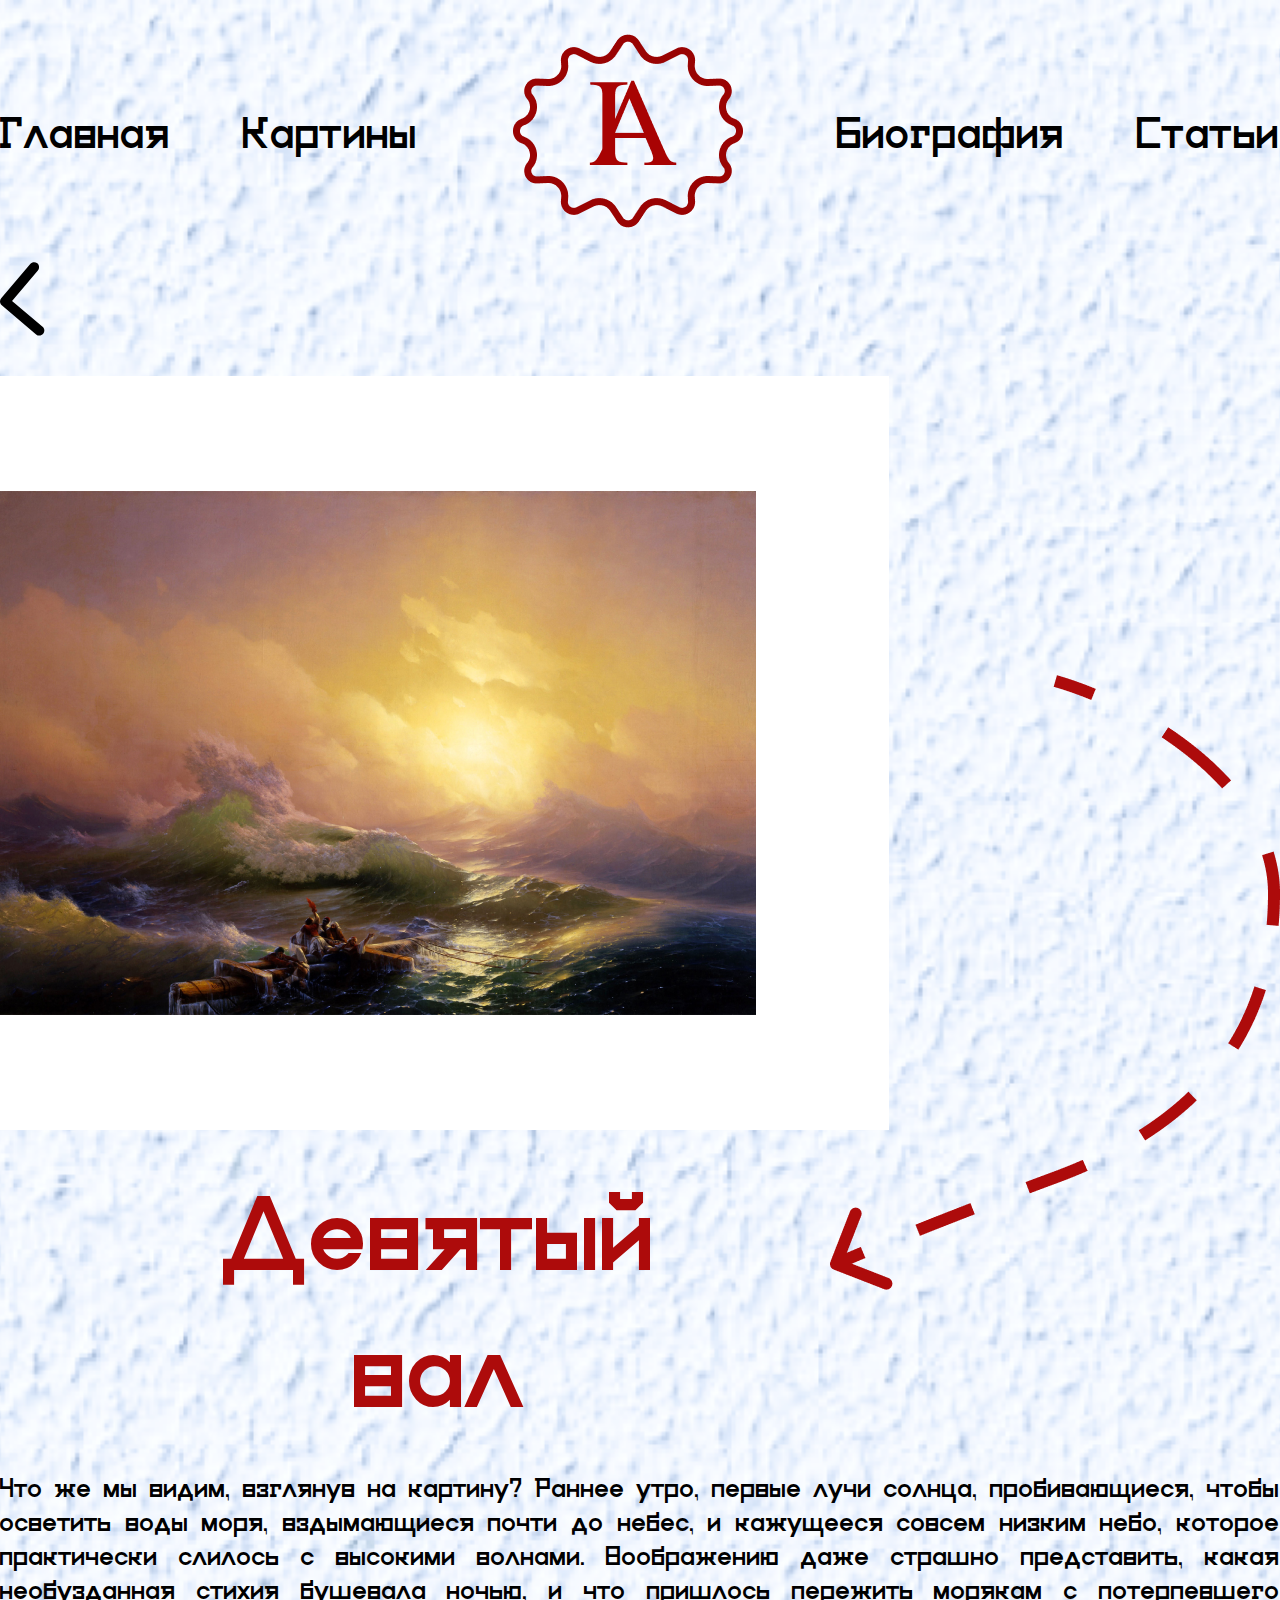
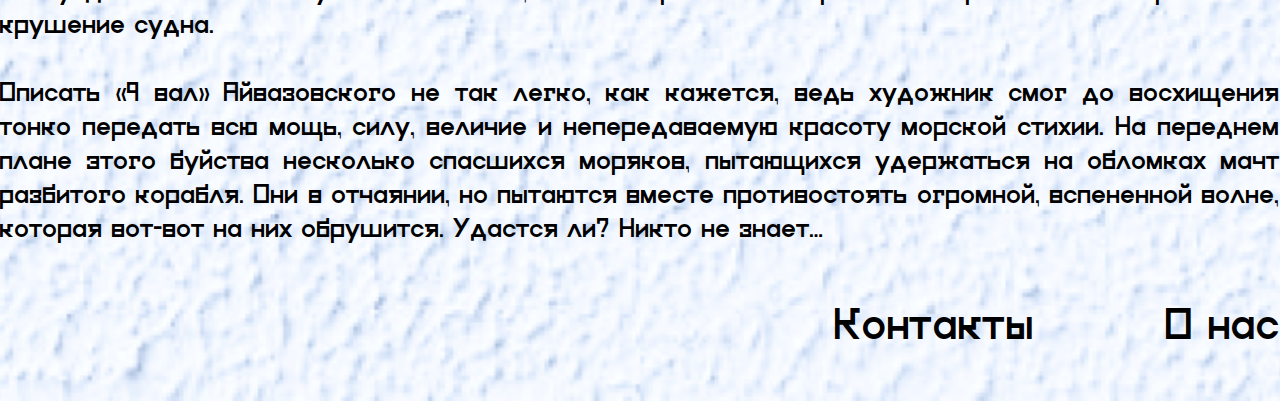
<file: retro/gallery__item.html>
<html lang="ru">
  <head>
    <meta charset="UTF-8" />
    <meta http-equiv="X-UA-Compatible" content="IE=edge" />
    <meta name="viewport" content="width=device-width, initial-scale=1.0" />
    <title>Aivazovsky</title>

    <link rel="stylesheet" href="./css/css.css" />
    <link rel="preconnect" href="https://fonts.googleapis.com" />
    <link rel="preconnect" href="https://fonts.gstatic.com" crossorigin />
    <link
      href="https://fonts.googleapis.com/css2?family=Jacques+Francois+Shadow&display=swap"
      rel="stylesheet"
    />
  </head>
  <body>
    <div class="container">
      <header class="header">
        <a href="./index.html" class="header__link">Главная</a>
        <a href="./gallery.html" class="header__link">Картины</a>
        <a href="./index.html" class="header__logo"
          ><img src="./img/header-logo.png" alt=""
        /></a>
        <a href="./bio.html" class="header__link">Биография</a>
        <a href="./gallery__item.html" class="header__link">Статьи</a>
      </header>
    </div>
    <div class="container">
      <a href="" class="breadrumbs__arrow">
        <img src="./img/arrow-back.svg" alt="" />
      </a>
    </div>
    <div class="item">
      <div class="container">
        <div class="item__main">
          <div class="item__img">
            <img src="./img/item-img.png" alt="" />
          </div>
          <div class="item__title">
            Девятый<br />
            вал
          </div>
          <img class="item__arrow" src="./img/item-arrow.png" alt="" />
        </div>
      </div>
    </div>
    <div class="container">
      <div class="item__info">
        Что же мы видим, взглянув на картину? Раннее утро, первые лучи солнца,
        пробивающиеся, чтобы осветить воды моря, вздымающиеся почти до небес, и
        кажущееся совсем низким небо, которое практически слилось с высокими
        волнами. Воображению даже страшно представить, какая необузданная стихия
        бушевала ночью, и что пришлось пережить морякам с потерпевшего крушение
        судна.
        <br /><br />
        Описать «9 вал» Айвазовского не так легко, как кажется, ведь художник
        смог до восхищения тонко передать всю мощь, силу, величие и
        непередаваемую красоту морской стихии. На переднем плане этого буйства
        несколько спасшихся моряков, пытающихся удержаться на обломках мачт
        разбитого корабля. Они в отчаянии, но пытаются вместе противостоять
        огромной, вспененной волне, которая вот-вот на них обрушится. Удастся
        ли? Никто не знает…
      </div>
    </div>
    <div class="container">
      <footer class="footer">
        <a href="" class="footer__link">Контакты</a>
        <a href="" class="footer__link">О нас</a>
      </footer>
    </div>
  </body>
</html>
</file>
<file: minimalism-css/css/css.css>
@font-face {
  font-family: "Iowan Old Style";
  src: url(./../font/iowanoldstyle_bold.otf);
}

* {
  margin: 0;
  padding: 0;
  box-sizing: border-box;
}
body {
  background-image: url(./../img/bg.svg);
  background-position: center top;
  background-repeat: repeat-y;
}
a {
  text-decoration: none;
}

.container {
  max-width: 1278px;
  width: 100%;
  margin: auto;
}

.welcome__img {
  display: flex;
  align-items: center;
  justify-content: flex-end;
  padding-top: 100px;
  padding-bottom: 100px;
}
.welcome__title {
  font-family: "Josefin Sans", sans-serif;
  font-style: normal;
  font-weight: 400;
  font-size: 180px;
  line-height: 180px;
  margin-left: -39px;
}
/* font-family: "Josefin Sans", sans-serif; */

.welcome__main {
  padding-top: 100px;
  padding-bottom: 100px;
  display: flex;
  flex-direction: row;
  align-items: center;
  justify-content: space-around;
}
.welcome__picture {
}
.welcome__link {
  font-family: "Iowan Old Style";
  font-style: normal;
  font-weight: 400;
  font-size: 76px;
  line-height: 104px;
  text-align: center;
  display: flex;
  flex-direction: column;
  align-items: center;
  justify-content: center;
  color: #000000;
}

.footer {
  padding-top: 50px;
  padding-bottom: 100px;
}
.footer__main {
  display: flex;
  flex-direction: row;
  align-items: center;
  justify-content: space-between;
}
.footer__link {
  font-style: normal;
  font-weight: 400;
  font-size: 36px;
  line-height: 44px;
  font-family: "Inter", sans-serif;
  color: #000000;
}

.gallery {
  padding-top: 200px;
  padding-bottom: 100px;
  position: relative;
}

.gallery__item {
  font-family: "Inter", sans-serif;
  display: flex;
  flex-direction: column;
  align-items: center;
  justify-content: center;
  gap: 90px;
  font-style: normal;
  font-weight: 400;
  font-size: 40px;
  line-height: 49px;
  color: #000000;
}
.gallery__name {
}

.flex-left {
  align-items: flex-start;
}
.flex-right {
  align-items: flex-end;
}

.item__breadcrumbs {
  display: block;
  padding-bottom: 40px;
  padding-top: 200px;
}
.item__img {
}
.item__img-title {
  font-family: "Inter";
  font-style: normal;
  font-weight: 500;
  font-size: 96px;
  text-align: right;
  line-height: 119px;
  padding-top: 40px;
  padding-bottom: 20px;
}
.item__desc {
  font-family: "Inter";
  font-style: normal;
  font-weight: 400;
  font-size: 36px;
  line-height: 44px;
  text-align: justify;
  color: #000000;
}
.item__p {
}
</file>
<file: minimalism-css/css/hamburger-css.css>
#menu__toggle {
  opacity: 0;
}

#menu__toggle:checked ~ .menu__btn > span {
  transform: rotate(45deg);
  background-color: #fefefe;
}
#menu__toggle:checked ~ .menu__btn > span::before {
  top: 0;
  transform: rotate(0);
  background-color: #fefefe;
}
#menu__toggle:checked ~ .menu__btn > span::after {
  top: 0;
  transform: rotate(90deg);
  background-color: #fefefe;
}
#menu__toggle:checked ~ .menu__box {
  visibility: visible;
  left: 0;
}

.menu__btn {
  display: flex;
  align-items: center;
  position: fixed;
  top: 20px;
  left: 40px;
  width: 52px;
  height: 53px;
  cursor: pointer;
  z-index: 1;
}

.menu__btn > span,
.menu__btn > span::before,
.menu__btn > span::after {
  display: block;
  position: absolute;

  width: 100%;
  height: 4px;

  background-color: #616161;

  transition-duration: 0.25s;
}
.menu__btn > span::before {
  content: "";
  top: -16px;
}
.menu__btn > span::after {
  content: "";
  top: 16px;
}

.menu__box {
  display: block;
  position: fixed;
  visibility: hidden;
  top: 0;
  left: -100%;
  width: 300px;
  height: 100%;
  margin: 0;
  padding: 120px 0;
  list-style: none;
  background-color: #b9a195;
  box-shadow: 1px 0px 6px rgba(0, 0, 0, 0.2);
  transition-duration: 0.45s;
}

.menu__item {
  display: block;
  padding: 12px 24px 12px 40px;
  font-family: "Inter";
  font-size: 24px;
  font-weight: 600;
  text-decoration: none;
  transition-duration: 0.25s;
  color: #fefefe;
}
.menu__item:hover {
  background-color: #9e7b6a;
}
</file>
<file: minimalism-js/css/css.css>
@font-face {
  font-family: "Iowan Old Style";
  src: url(./../font/iowanoldstyle_bold.otf);
}

* {
  margin: 0;
  padding: 0;
  box-sizing: border-box;
}
body {
  background-image: url(./../img/bg.svg);
  background-position: center top;
  background-repeat: repeat-y;
}
a {
  text-decoration: none;
}

.container {
  max-width: 1278px;
  width: 100%;
  margin: auto;
}

.welcome__img {
  display: flex;
  align-items: center;
  justify-content: flex-end;
  padding-top: 100px;
  padding-bottom: 100px;
}
.welcome__title {
  font-family: "Josefin Sans", sans-serif;
  font-style: normal;
  font-weight: 400;
  font-size: 180px;
  line-height: 180px;
  margin-left: -39px;
}
/* font-family: "Josefin Sans", sans-serif; */

.welcome__main {
  padding-top: 100px;
  padding-bottom: 100px;
  display: flex;
  flex-direction: row;
  align-items: center;
  justify-content: space-around;
}
.welcome__picture {
}
.welcome__link {
  font-family: "Iowan Old Style";
  font-style: normal;
  font-weight: 400;
  font-size: 76px;
  line-height: 104px;
  text-align: center;
  display: flex;
  flex-direction: column;
  align-items: center;
  justify-content: center;
  color: #000000;
}

.footer {
  padding-top: 50px;
  padding-bottom: 100px;
}
.footer__main {
  display: flex;
  flex-direction: row;
  align-items: center;
  justify-content: space-between;
}
.footer__link {
  font-style: normal;
  font-weight: 400;
  font-size: 36px;
  line-height: 44px;
  font-family: "Inter", sans-serif;
  color: #000000;
}

.gallery {
  padding-top: 200px;
  padding-bottom: 100px;
  position: relative;
}

.gallery__item {
  font-family: "Inter", sans-serif;
  display: flex;
  flex-direction: column;
  align-items: center;
  justify-content: center;
  gap: 90px;
  font-style: normal;
  font-weight: 400;
  font-size: 40px;
  line-height: 49px;
  color: #000000;
}
.gallery__name {
}

.flex-left {
  align-items: flex-start;
}
.flex-right {
  align-items: flex-end;
}

.item__breadcrumbs {
  display: block;
  padding-bottom: 40px;
  padding-top: 200px;
}
.item__img {
}
.item__img-title {
  font-family: "Inter";
  font-style: normal;
  font-weight: 500;
  font-size: 96px;
  text-align: right;
  line-height: 119px;
  padding-top: 40px;
  padding-bottom: 20px;
}
.item__desc {
  font-family: "Inter";
  font-style: normal;
  font-weight: 400;
  font-size: 36px;
  line-height: 44px;
  text-align: justify;
  color: #000000;
}
.item__p {
}
</file>
<file: minimalism-js/css/hamburger-js.css>
#menu__toggle {
  opacity: 0;
}

.menu__btn.active > span {
  transform: rotate(45deg);
  background-color: #fefefe;
}
.menu__btn.active > span::before {
  top: 0;
  transform: rotate(0);
  background-color: #fefefe;
}
.menu__btn.active > span::after {
  top: 0;
  transform: rotate(90deg);
  background-color: #fefefe;
}
.menu__btn.active ~ .menu__box {
  visibility: visible;
  left: 0;
}

.menu__btn {
  display: flex;
  align-items: center;
  position: fixed;
  top: 20px;
  left: 40px;
  width: 52px;
  height: 53px;
  cursor: pointer;
  z-index: 1;
}

.menu__btn > span,
.menu__btn > span::before,
.menu__btn > span::after {
  display: block;
  position: absolute;

  width: 100%;
  height: 4px;

  background-color: #616161;

  transition-duration: 0.25s;
}
.menu__btn > span::before {
  content: "";
  top: -16px;
}
.menu__btn > span::after {
  content: "";
  top: 16px;
}

.menu__box {
  display: block;
  position: fixed;
  visibility: hidden;
  top: 0;
  left: -100%;
  width: 300px;
  height: 100%;
  margin: 0;
  padding: 120px 0;
  list-style: none;
  background-color: #b9a195;
  box-shadow: 1px 0px 6px rgba(0, 0, 0, 0.2);
  transition-duration: 0.45s;
}

.menu__item {
  display: block;
  padding: 12px 24px 12px 40px;
  font-family: "Inter";
  font-size: 24px;
  font-weight: 600;
  text-decoration: none;
  transition-duration: 0.25s;
  color: #fefefe;
}
.menu__item:hover {
  background-color: #9e7b6a;
}
</file>
<file: retro/css/css.css>
@font-face {
  font-family: "Galiver Sans";
  src: url(./../font/GaliverSans.ttf);
}

* {
  margin: 0;
  padding: 0;
  box-sizing: border-box;
}

body {
  overflow-x: hidden;
  background-image: url(./../img/bg.png);
  background-position: center top;
  background-repeat: repeat-y;
  background-size: cover;
  font-family: "Galiver Sans";
  /* font-family: 'Jacques Francois Shadow', cursive; */
}
a {
  text-decoration: none;
  color: #000;
}

.container {
  max-width: 1312px;
  width: 100%;
  margin: auto;
}

.header {
  padding-top: 24px;
  padding-bottom: 24px;
  display: flex;
  align-items: center;
  justify-content: space-between;
}
.header__logo {
}
.header__link {
  color: #000;
  font-style: normal;
  font-weight: 400;
  font-size: 40px;
  line-height: 57px;
  transition: all 0.3s;
}
.header__link:hover {
  color: #ad0b0b;
}

.headgallery {
  background: #ffffff;
  padding-top: 41px;
  padding-bottom: 104px;
}
.headgallery__main {
  display: flex;
  flex-direction: column;
  align-items: center;
  justify-content: center;
  gap: 64px;
}
.headgallery__btn {
  background-image: url(./../img/button-bg-1.svg);
  background-position: center center;
  background-repeat: no-repeat;
  width: 267px;
  height: 58px;
  font-style: normal;
  font-weight: 400;
  font-size: 40px;
  line-height: 57px;
  color: #ffffff;
  display: flex;
  align-items: center;
  justify-content: center;
  background-color: transparent;
  border: none;
  cursor: pointer;
}
.headgallery__list {
  width: 100%;
  display: flex;
  align-items: center;
  justify-content: space-between;
}
.headgallery__item {
}

.welcome {
  margin-top: 50px;
  background-image: url(./../img/welcome-bg.png);
  background-repeat: repeat-x;
  background-position: left 50px;
  margin-bottom: 180px;
}
.welcome__title {
  font-family: "Jacques Francois Shadow";
  font-style: normal;
  font-weight: 400;
  font-size: 128px;
  line-height: 169px;
  color: #a80303;
  text-align: center;
}
.welcome__main {
  width: 100%;
  display: flex;
  flex-direction: row;
  justify-content: space-between;
  align-items: center;
  gap: 58px;
}
.welcome__list {
  display: flex;
  flex-direction: column;
  gap: 50px;
  width: 100%;
}
.welcome__item {
  width: 100%;
  display: flex;
  flex-direction: row;
  align-items: center;
  justify-content: space-between;
}
.welcome__number {
  background: linear-gradient(180deg, #660505 0%, #c20000 100%);
  width: 147px;
  height: 147px;
  font-style: normal;
  font-weight: 400;
  font-size: 64px;
  line-height: 91px;
  color: #ffffff;
  display: flex;
  align-items: center;
  justify-content: center;
  border-radius: 600px;
}
.welcome__name {
  max-width: 451px;
  font-style: normal;
  font-weight: 400;
  font-size: 40px;
  line-height: 57px;
  color: #a80303;
  text-align: center;
}
.welcome__photo {
}

.footer {
  padding-top: 50px;
  padding-bottom: 50px;
  display: flex;
  align-items: center;
  justify-content: flex-end;
  gap: 131px;
}
.footer__link {
  font-style: normal;
  font-weight: 400;
  font-size: 40px;
  line-height: 57px;
  transition: all 0.3s;
}
.footer__link:hover {
  color: #ad0b0b;
}

.gallery {
  padding-top: 130px;
  padding-bottom: 130px;
  background-color: #ffffff;
}
.gallery__list {
  justify-content: center;
  display: flex;
  flex-direction: row;
  gap: 20px;
  row-gap: 114px;
  flex-wrap: wrap;
}
.gallery_item {
}

.breadrumbs__arrow {
  margin-bottom: 40px;
  display: block;
  width: fit-content;
}
.item {
}
.item__main {
  position: relative;
}
.item__img {
  width: fit-content;
  padding: 115px 133px 115px 0;
  background-color: #fff;
  position: relative;
}
.item__img::before {
  position: absolute;
  content: "";
  width: 50vw;
  top: 0;
  right: 100%;
  height: 754px;
  background-color: #fff;
}
.item__title {
  padding-top: 33px;
  padding-bottom: 33px;
  font-style: normal;
  font-weight: 400;
  font-size: 96px;
  line-height: 137px;
  text-align: center;
  color: #ad0b0b;
  padding-right: 400px;
}
.item__arrow {
  position: absolute;
  right: 0;
  bottom: 180px;
}
.item__info {
  font-style: normal;
  font-weight: 400;
  font-size: 24px;
  line-height: 34px;
  text-align: justify;
}

.bio-gallery {
}
.bio-titile {
}
.bio-title__left {
  position: relative;
  display: flex;
  align-items: center;
  width: 355px;
  height: 64px;
  background-image: url(./../img/bio-left.png);
  font-style: normal;
  font-weight: 400;
  font-size: 40px;
  line-height: 57px;
  color: #fff;
}
.bio-title__left::before {
  content: "";
  width: 50vw;
  position: absolute;
  right: 100%;
  top: 0;
  height: 64px;
  background-color: #ad0b0b;
}
.bio__gallery-list {
  padding-top: 50px;
  padding-bottom: 50px;
  display: flex;
  align-items: center;
  justify-content: space-between;
}
.bio__txt {
  background-color: #fff;
}
.bio__main {
}
.bio-title__right {
  float: right;
  margin-top: -30px;
  background-image: url(./../img/bio-right.png);
  background-repeat: no-repeat;
  background-position: center center;
  width: 355px;
  height: 64px;
  position: relative;
  text-align: right;
  display: flex;
  align-items: center;
  justify-content: flex-end;
  font-style: normal;
  font-weight: 400;
  font-size: 40px;
  line-height: 57px;
  color: #fff;
}
.bio-title__right::before {
  content: "";
  position: absolute;
  left: 100%;
  top: 0;
  height: 64px;
  width: 50vw;
  background-color: #ad0b0b;
}
.bio-p {
  padding-top: 59px;
  padding-bottom: 60px;
  font-style: normal;
  font-weight: 400;
  font-size: 32px;
  line-height: 46px;
  text-align: justify;
}
</file>
